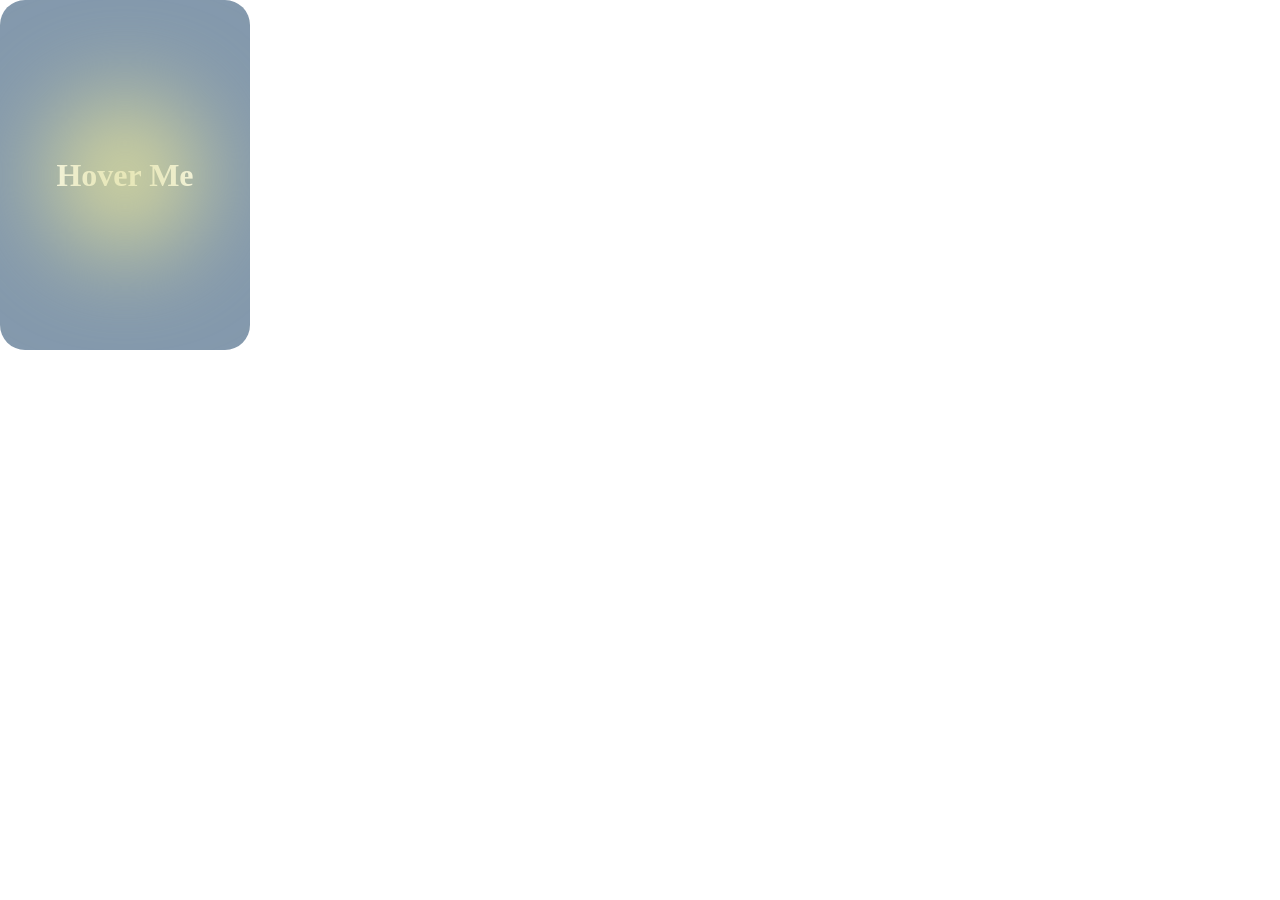
<file: animation/index.html>
<!DOCTYPE html>
<html lang="en">
<head>
    <meta charset="UTF-8">
    <title>Animation</title>
    <link rel="stylesheet" href="style/style.css" type="text/css">
</head>
<body>
<!--<div class = "card">-->

<!--</div>-->
<!--<div class = "light">-->

<!--</div>-->
<div class = "card">
    <div class = "light"></div>
    <h1>Hover Me</h1>
</div>
</body>
</html>
</file>
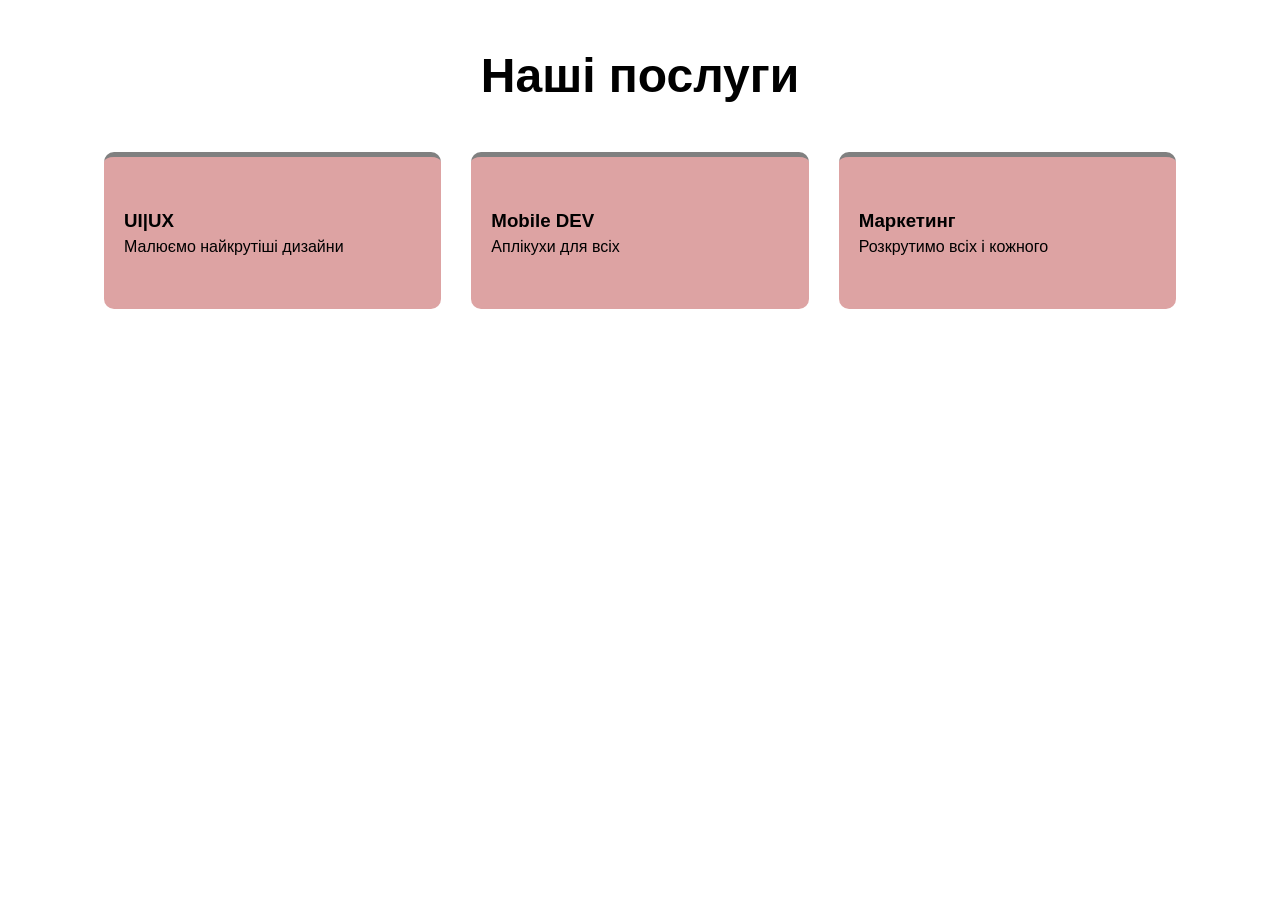
<file: CW_less10/index.html>
<!DOCTYPE html>
<html lang="en">
<head>
    <meta name = "viewport" content = "width = device-width, initial-scale = 1"> <!--прописуємо завжди-->
    <link rel = "stylesheet" href = "style/style.css" type = "text/css"/>
    <meta charset="UTF-8">
    <title>Title</title>
</head>
<body>
    <!--1. rem = 16px по замовченню, відношення від батьківського елемента,
    одиниця для тексту
    2. %
    3. VW vh - view width, view height
    1vw = 1% екрана -->
    <section class = "cervises">
        <div class = "container">
            <h1>Наші послуги</h1>
            <div class = "grid">
                <div class = "card">
                    <h3>UI|UX</h3>
                    <p>Малюємо найкрутіші дизайни</p>
                </div>
                <div class = "card">
                    <h3>Mobile DEV</h3>
                    <p>Аплікухи для всіх</p>
                </div>
                <div class = "card">
                    <h3>Маркетинг</h3>
                    <p>Розкрутимо всіх і кожного</p>
                </div>
            </div>
        </div>
    </section>
</body>
</html>
</file>
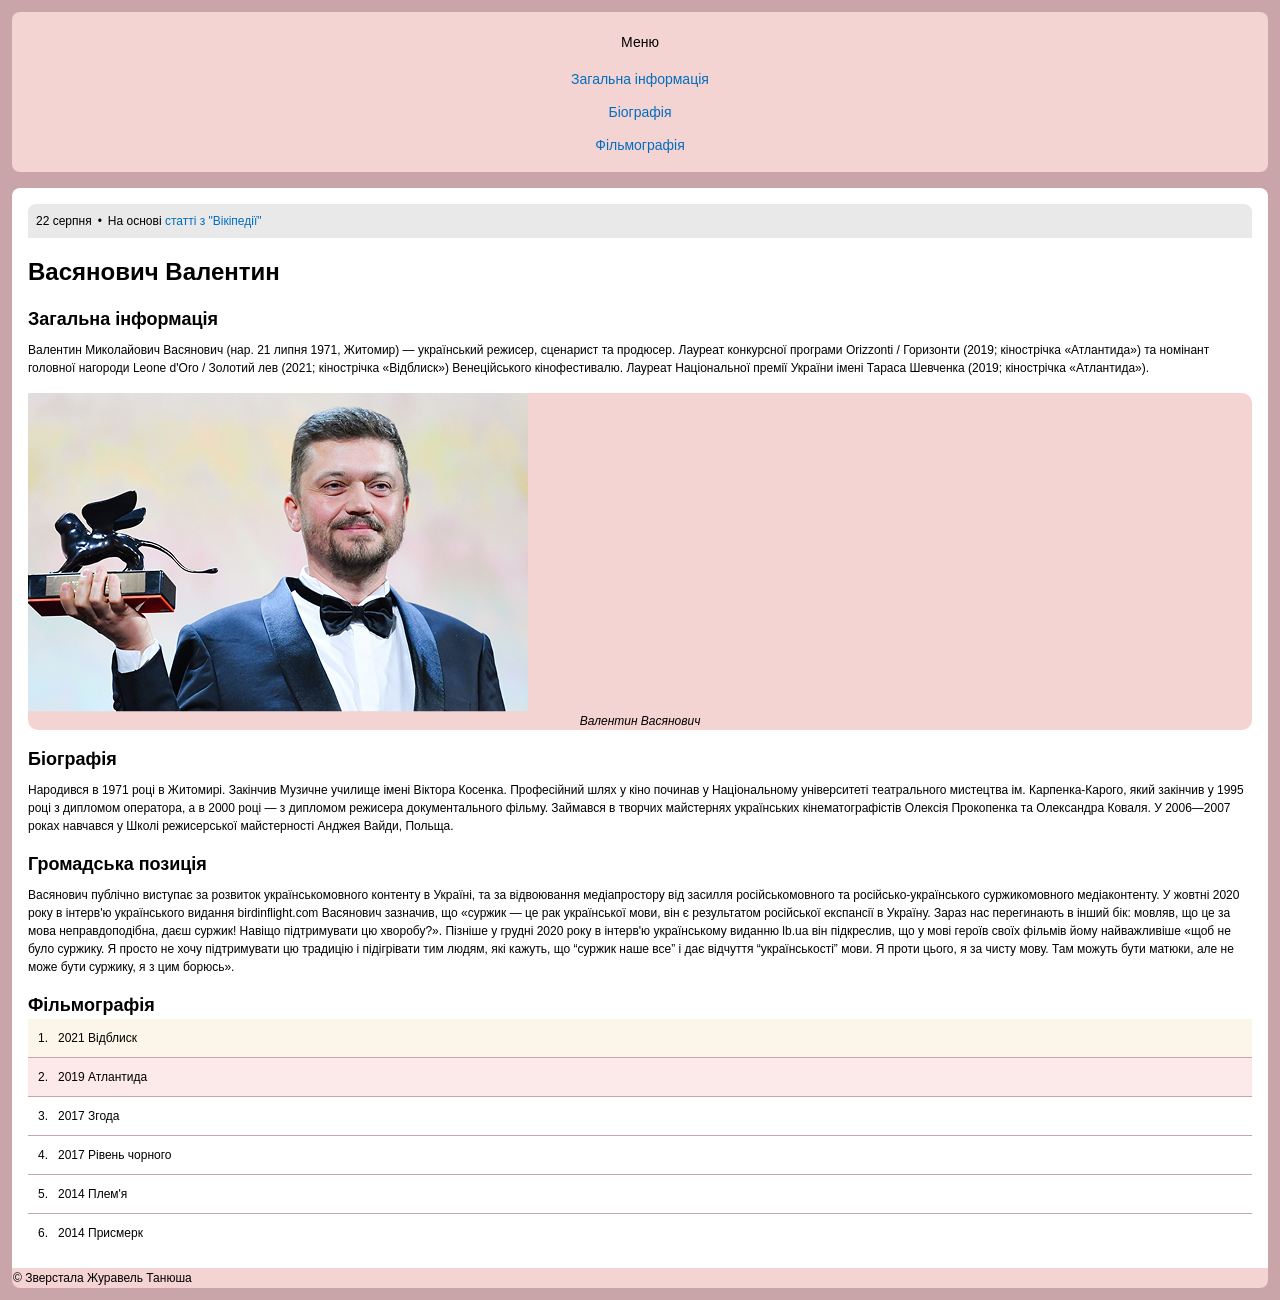
<file: CW_less11/index.html>
<!DOCTYPE html>
<html lang="en">
<head>
    <link type = "text/css" href = "style/style.css" rel = "stylesheet">
    <meta charset="UTF-8">
    <title>Title</title>
    <meta name = "viewport" content = "width = device-width, initial-scale = 1">
</head>
<body>
<div class = "wrapper">
    <header>
        <nav>
            <span class = "menu">Меню</span>
            <ul class = "nav">
                <li><a href = "#">Загальна інформація</a></li>
                <li><a href = "#">Біографія</a></li>
                <li><a href = "#">Фільмографія</a></li>
            </ul>
        </nav>
    </header>
    <main>
        <article class = "data">
            <span>22 серпня</span>&bull;<span>На основі <a href = "#">статті з "Вікіпедії"</a></span>
        </article>
        <article class = "main">
            <h1>Васянович Валентин</h1>
            <section class = "info">
                <h2>Загальна інформація</h2>
                <p>Валентин Миколайович Васянович (нар. 21 липня 1971, Житомир) —
                    український режисер, сценарист та продюсер. Лауреат конкурсної
                    програми Orizzonti / Горизонти (2019; кінострічка «Атлантида»)
                    та номінант головної нагороди Leone d'Oro / Золотий лев (2021;
                    кінострічка «Відблиск») Венеційського кінофестивалю. Лауреат
                    Національної премії України імені Тараса Шевченка (2019;
                    кінострічка «Атлантида»).</p>
            </section>
            <figure>
                <img src = "image/vacya.png" alt = "Валентин Васянович">
                <figcation>Валентин Васянович</figcation>
            </figure>
            <section class = "info">
                <h2>Біографія</h2>
                <p>Народився в 1971 році в Житомирі. Закінчив Музичне училище
                    імені Віктора Косенка. Професійний шлях у кіно починав у
                    Національному університеті театрального мистецтва ім.
                    Карпенка-Карого, який закінчив у 1995 році з дипломом оператора,
                    а в 2000 році — з дипломом режисера документального фільму.
                    Займався в творчих майстернях українських кінематографістів
                    Олексія Прокопенка та Олександра Коваля. У 2006—2007 роках
                    навчався у Школі режисерської майстерності Анджея Вайди, Польща.</p>
            </section>
            <section class = "info">
                <h2>Громадська позиція</h2>
                <p>Васянович публічно виступає за розвиток українськомовного
                    контенту в Україні, та за відвоювання медіапростору від
                    засилля російськомовного та російсько-українського суржикомовного
                    медіаконтенту. У жовтні 2020 року в інтерв'ю українського видання
                    birdinflight.com Васянович зазначив, що «суржик — це рак
                    української мови, він є результатом російської експансії в Україну.
                    Зараз нас перегинають в інший бік: мовляв, що це за мова
                    неправдоподібна, даєш суржик! Навіщо підтримувати цю хворобу?».
                    Пізніше у грудні 2020 року в інтерв'ю українському виданню lb.ua
                    він підкреслив, що у мові героїв своїх фільмів йому найважливіше
                    «щоб не було суржику. Я просто не хочу підтримувати цю традицію і
                    підігрівати тим людям, які кажуть, що “суржик наше все” і дає
                    відчуття “українськості” мови. Я проти цього, я за чисту мову.
                    Там можуть бути матюки, але не може бути суржику, я з цим борюсь».</p>
            </section>
            <section class = "movie">
                <h2>Фільмографія</h2>
                <ol>
                    <li>2021 Відблиск</li>
                    <li>2019 Атлантида</li>
                    <li>2017 Згода</li>
                    <li>2017 Рівень чорного</li>
                    <li>2014 Плем'я</li>
                    <li>2014 Присмерк</li>
                </ol>
            </section>
        </article>
    </main>
    <footer>
        <span>&copy; Зверстала Журавель Танюша</span>
    </footer>
</div>
</body>
</html>
</file>
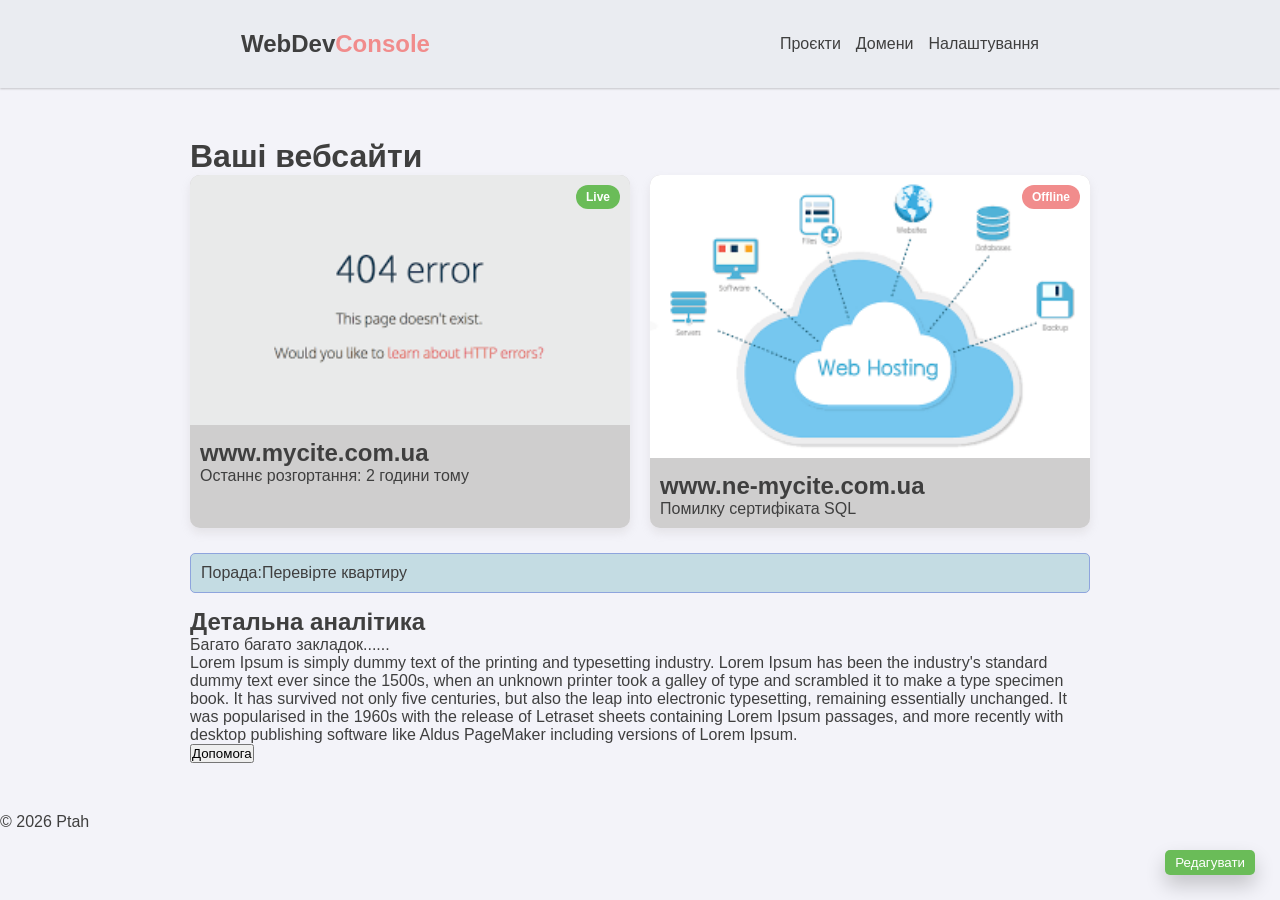
<file: CW_less12/index.html>
<!DOCTYPE html>
<html lang="en">
<head>
    <meta charset="UTF-8">
    <link rel = "stylesheet" type = "text/css" href = "style/style.css">
    <meta name="viewport" content="width=device-width, initial-scale=1.0">
    <title>WEB Service Admin Panel</title>
</head>
<body>
<header>
    <div class = "logo">WebDev<span>Console</span></div>
    <nav>
        <ul>
            <li><a href = "#">Проєкти</a></li>
            <li><a href = "#">Домени</a></li>
            <li><a href = "#">Налаштування</a></li>
        </ul>
    </nav>
</header>
<div class = "wrapper">
    <main>
        <h1>Ваші вебсайти</h1>
        <article class = "card-grid">
            <section class = "web-card">
                <div class = "preview-box">
                    <img src = "[data-uri]">
                    <span class = "status online">Live</span>
                </div>
                <div class = "card-info">
                    <h2>www.mycite.com.ua</h2>
                    <p>Останнє розгортання: 2 години тому</p>
                    <button class = "btn-edit">Редагувати</button>
                </div>
            </section>
            <section class = "web-card">
                <div class = "preview-box">
                    <img src = "[data-uri]">
                    <span class = "status offline">Offline</span>
                </div>
                <div class = "card-info">
                    <h2>www.ne-mycite.com.ua</h2>
                    <p>Помилку сертифіката SQL</p>
                </div>
            </section>
        </article>
        <article class = "info-alert">
            <p><span class = "strong">Порада:</span>Перевірте квартиру</p>
        </article>
        <article class = "details">
            <h2>Детальна аналітика</h2>
            <p>Багато багато закладок......</p>
            <div class = "scroll">
                <p>Lorem Ipsum is simply dummy text of the printing and typesetting industry.
                    Lorem Ipsum has been the industry's standard dummy text ever since the
                    1500s, when an unknown printer took a galley of type and scrambled it to
                    make a type specimen book. It has survived not only five centuries, but
                    also the leap into electronic typesetting, remaining essentially
                    unchanged. It was popularised in the 1960s with the release of
                    Letraset sheets containing Lorem Ipsum passages, and more recently with
                    desktop publishing software like Aldus PageMaker including versions of
                    Lorem Ipsum.</p>
            </div>
        </article>
    </main>
    <button class = "btn-fixed">Допомога</button>
</div>
<footer>
    <p>&copy; 2026 Ptah</p>
</footer>
</body>
</html>
</file>
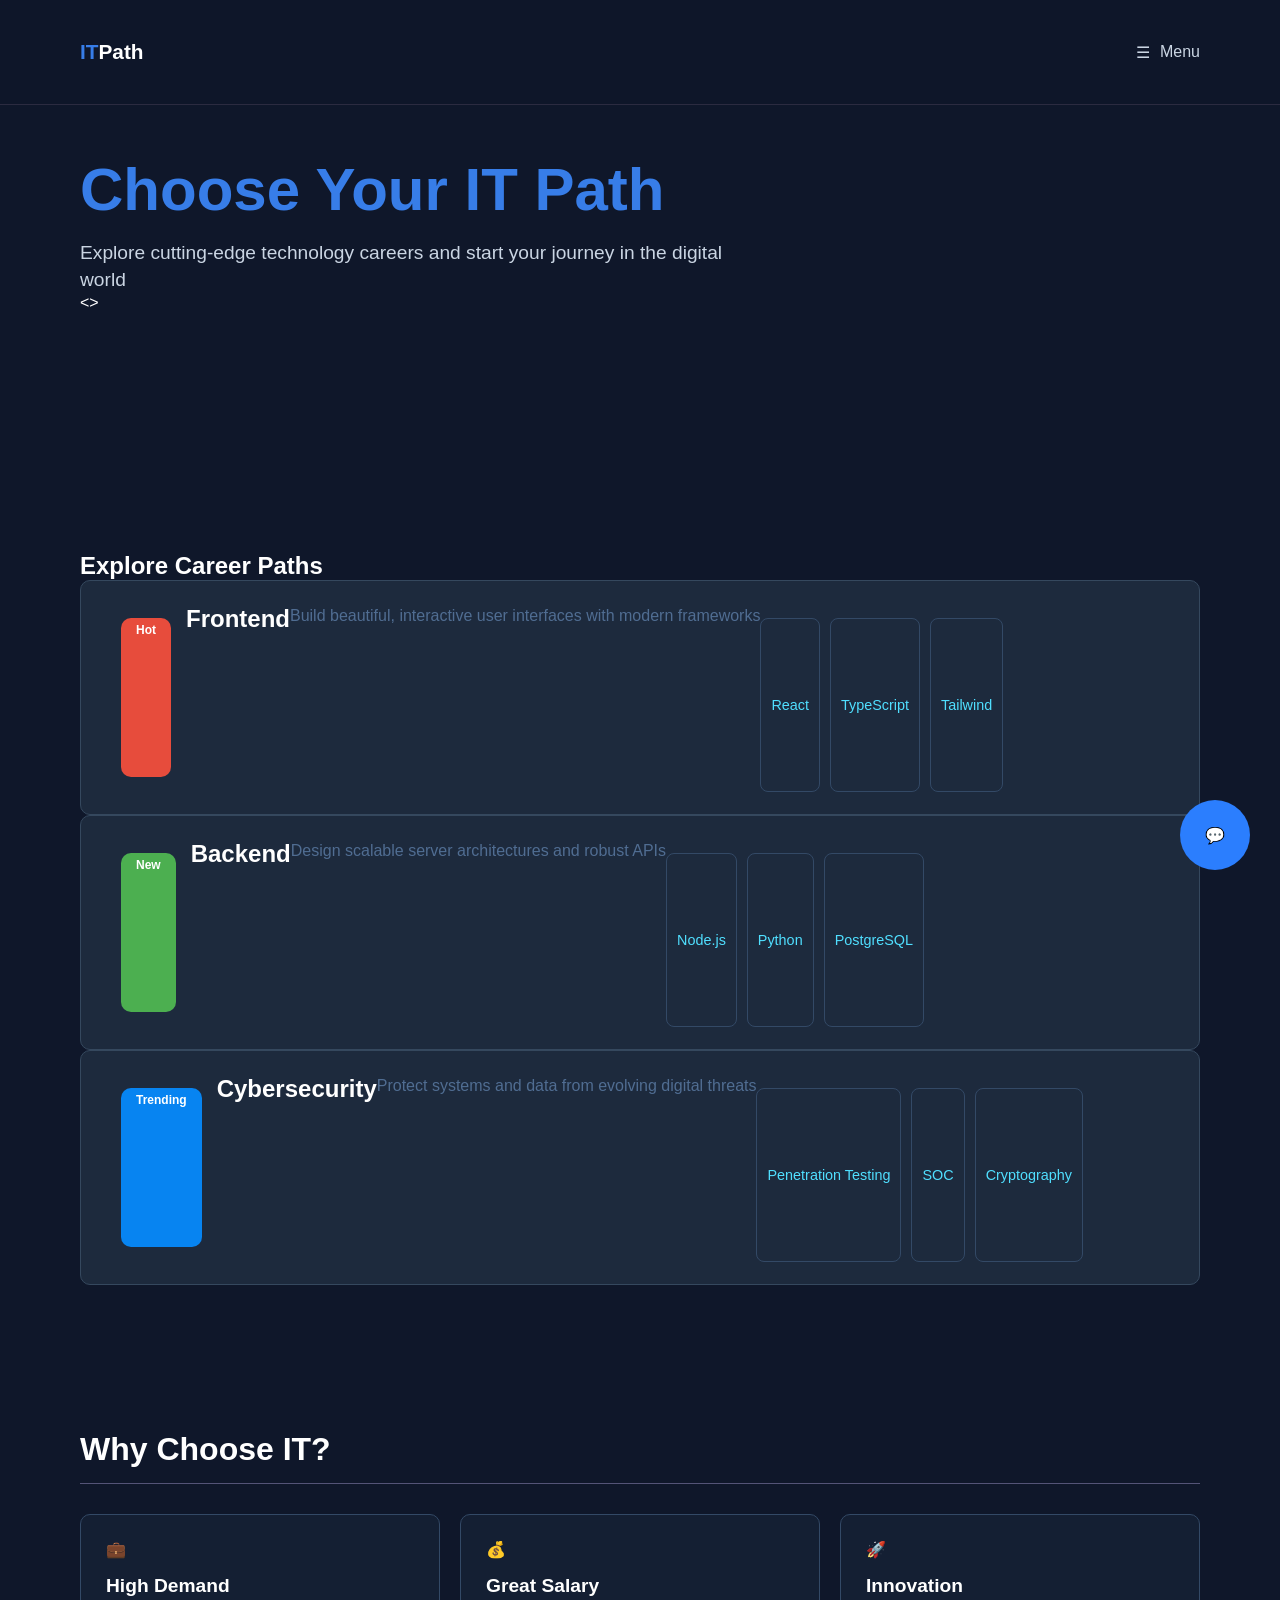
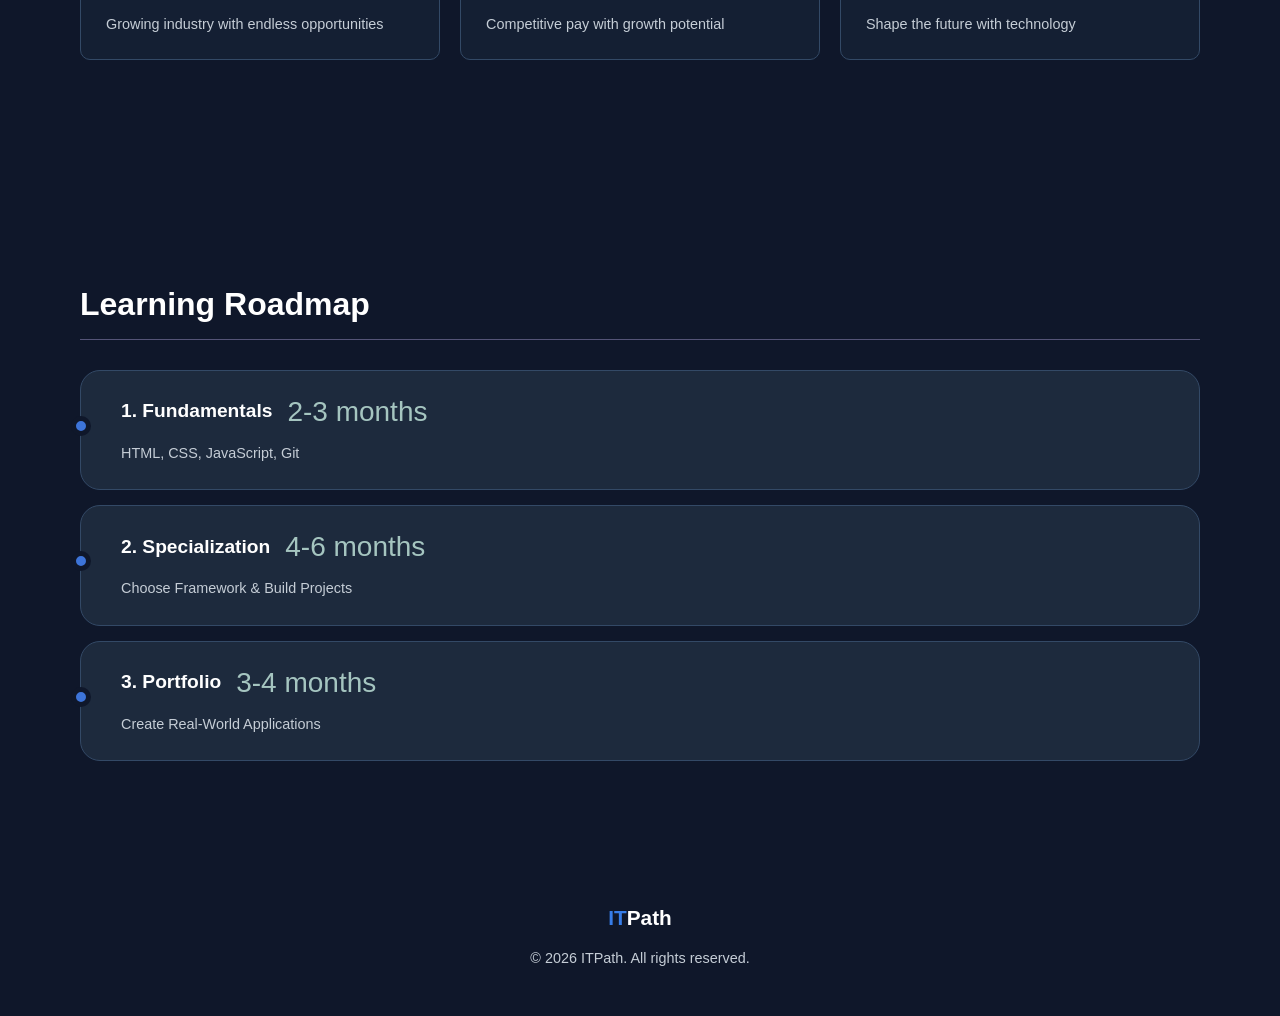
<file: CW_less14/index.html>
<!DOCTYPE html>
<html lang="en">
<head>
    <meta charset="UTF-8">
    <title>ITPath</title>
    <link href="style/style.css" rel="stylesheet" type="text/css">
    <meta name="viewport" content="width=device-width, initial-scale=1.0">
</head>
<body>
<header>
    <div class = "wrapper header-content">
        <div class = "logo"><span>IT</span>Path</div>
        <nav class = "menu">
            <span class = menu-item>☰</span>
            <span>Menu</span>
        </nav>
    </div>
</header>
<main>
    <section class = "hero-section">
        <div class = "wrapper hero-content">
            <article class = "hero-text">
                <h1>Choose Your IT Path</h1>
                <p>Explore cutting-edge technology careers and start your journey
                    in the digital world</p>
            </article>
            <div class = "code-item">
                &lt;&gt;
            </div>
        </div>
    </section>
    <section class = "career-section">
        <div class = "wrapper">
            <h2>Explore Career Paths</h2>
            <div class = "card-list">
                <article class = "career-card">
                    <span class = "badge badge-red">Hot</span>
                    <h3>Frontend</h3>
                    <p>Build beautiful, interactive user interfaces with modern frameworks</p>
                    <div class = "tags">
                        <span>React</span>
                        <span>TypeScript</span>
                        <span>Tailwind</span>
                    </div>
                </article>

                <article class = "career-card">
                    <span class = "badge badge-green">New</span>
                    <h3>Backend</h3>
                    <p>Design scalable server architectures and robust APIs</p>
                    <div class = "tags">
                        <span>Node.js</span>
                        <span>Python</span>
                        <span>PostgreSQL</span>
                    </div>
                </article>

                <article class = "career-card">
                    <span class = "badge badge-blue">Trending</span>
                    <h3>Cybersecurity</h3>
                    <p>Protect systems and data from evolving digital threats</p>
                    <div class = "tags">
                        <span>Penetration Testing</span>
                        <span>SOC</span>
                        <span>Cryptography</span>
                    </div>
                </article>
            </div>
        </div>
        <article class = "benefits-section">
            <div class = "wrapper">
                <h2 class = "section-title">Why Choose IT?</h2>
                <div class = "benefits-cards">
                    <article class="benefit-card">
                        <div class = "benefit-item">💼</div>
                        <h3>High Demand</h3>
                        <p>Growing industry with endless opportunities</p>
                    </article>

                    <article class="benefit-card">
                        <div class = "benefit-item">💰</div>
                        <h3>Great Salary</h3>
                        <p>Competitive pay with growth potential</p>
                    </article>

                    <article class="benefit-card">
                        <div class = "benefit-item">🚀</div>
                        <h3>Innovation</h3>
                        <p>Shape the future with technology</p>
                    </article>
                </div>
            </div>
        </article>
    </section>
    <section class = "roadmap-section">
        <div class = "wrapper">
            <h2 class = "section-title">Learning Roadmap</h2>
            <div class = "roadmap-list">
                <article class = "roadmap-card">
                    <span class = "roadmap-circle"></span>
                    <div class = "roadmap-content">
                        <div class = "roadmap-head">
                            <h3>1. Fundamentals</h3>
                            <span>2-3 months</span>
                        </div>
                        <p>HTML, CSS, JavaScript, Git</p>
                    </div>
                </article>
                <article class = "roadmap-card">
                    <span class = "roadmap-circle"></span>
                    <div class = "roadmap-content">
                        <div class = "roadmap-head">
                            <h3>2. Specialization</h3>
                            <span>4-6 months</span>
                        </div>
                        <p>Choose Framework & Build Projects</p>
                    </div>
                </article>

                <article class = "roadmap-card">
                    <span class = "roadmap-circle"></span>
                    <div class = "roadmap-content">
                        <div class = "roadmap-head">
                            <h3>3. Portfolio</h3>
                            <span>3-4 months</span>
                        </div>
                        <p>Create Real-World Applications</p>
                    </div>
                </article>
            </div>
        </div>
    </section>
</main>
<footer>
    <div class = "logo"><span>IT</span>Path</div>
    <p>&copy; 2026 ITPath. All rights reserved.</p>
</footer>
<a href = "#" class = "chat-btn">💬</a>
</body>
</html>
</file>
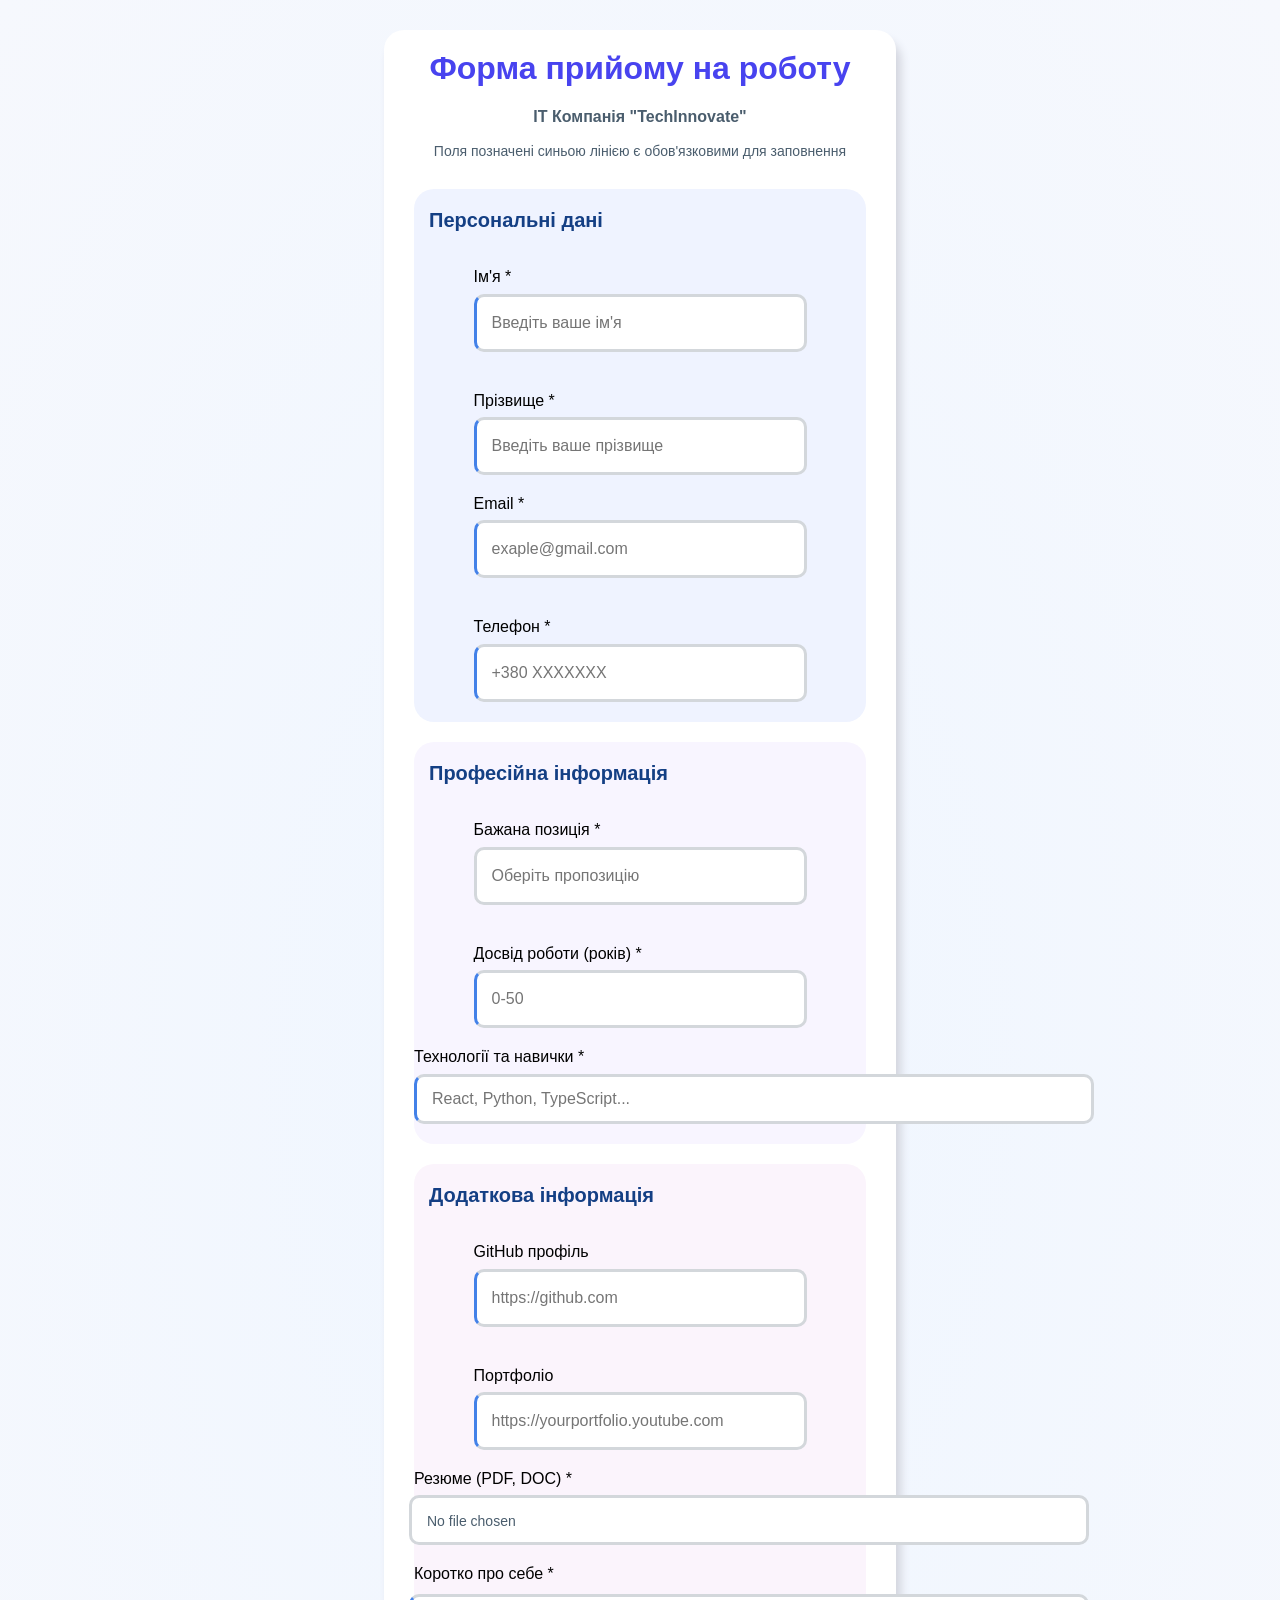
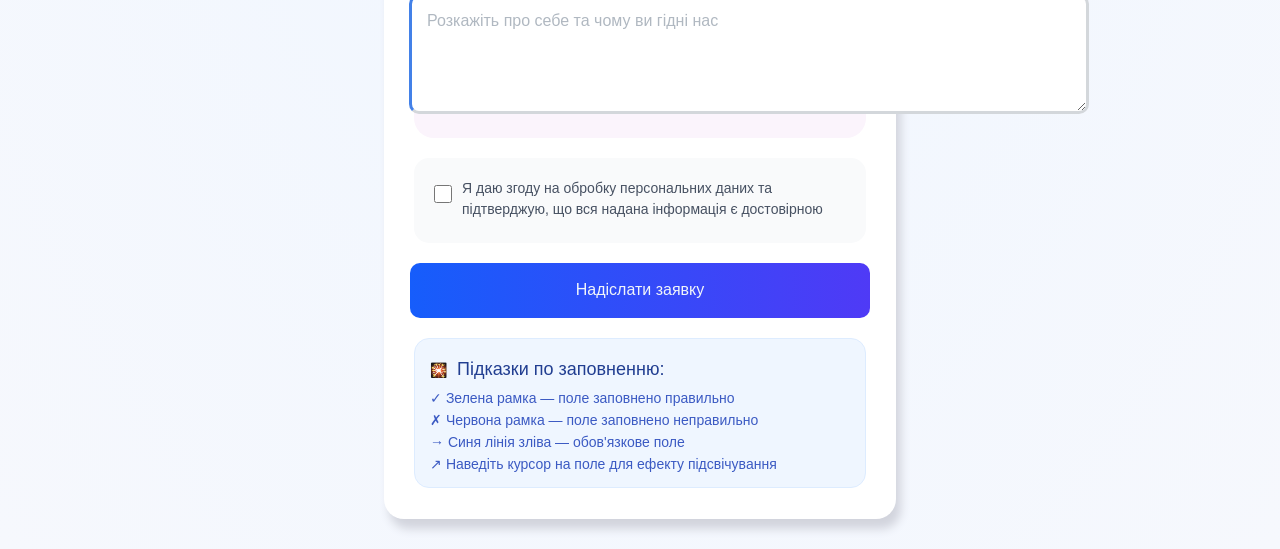
<file: CW_less15/index.html>
<!DOCTYPE html>
<html lang="en">
<head>
    <meta charset="UTF-8">
    <title>Title</title>
    <link type = "text/css" href = "style/style.css" rel = "stylesheet">
    <link rel = "stylesheet" href = "style/normalizer.css">
    <meta name = "viewport" content = "width = device-width, initial-scale = 1">
</head>
<body>
<div class = "wrapper">
    <header>
        <h1>Форма прийому на роботу</h1>
        <h3>ІТ Компанія "TechInnovate"</h3>
        <p>Поля позначені синьою лінією є обов'язковими для заповнення</p>
    </header>
    <main>
        <form class = "person-infa">
            <h2>Персональні дані</h2>
            <div class = "form-group">
                <label>
                    Ім'я *<br>
                    <input type="text" name = "name" placeholder="Введіть ваше ім'я" required>
                </label>
                <label>
                    Прізвище *<br>
                    <input type = "text" name = "name" placeholder = "Введіть ваше прізвище" required>
                </label>
            </div>
            <div class = "form-group">
                <label>
                    Email *<br>
                    <input type = "email" name = "name" placeholder = "exaple@gmail.com" required>
                </label>
                <label>
                    Телефон *<br>
                    <input type = "tel" name = "name" placeholder = "+380 XXXXXXX" required>
                </label>
            </div>
        </form>
        <form class = "profesion-infa">
            <h2>Професійна інформація</h2>
            <div class = "form-group">
                <label>
                    Бажана позиція *<br>
                    <input class = "desire" type="text" name = "name" placeholder="Оберіть пропозицію" required>
                </label>
                <label>
                    Досвід роботи (років) *<br>
                    <input type = "number" name = "name" min = "0" max = "50" placeholder = "0-50" required>
                </label>
            </div>
            <label class = "label">
                Технології та навички *<br>
                <input class = "technologie-skills" type = "email" name = "name" placeholder = "React, Python, TypeScript..." required>
            </label>
        </form>
        <form class = "extra-infa">
            <h2>Додаткова інформація</h2>
            <div class = "form-group">
                <label>
                    GitHub профіль<br>
                    <input type="text" name = "name" placeholder="https://github.com" >
                </label>
                <label>
                    Портфоліо<br>
                    <input type = "text" name = "name" placeholder = "https://yourportfolio.youtube.com">
                </label>
            </div>
            <label class = "label">
                Резюме (PDF, DOC) *<br>
                <input class = "technologie-skills resume" type = "file" name = "name" placeholder = "Вибрати файл" required>
            </label>
            <label class = "label">
                Коротко про себе *<br>
                <textarea class = "about" name = "name" placeholder = "Розкажіть про себе та чому ви гідні нас" required></textarea>
            </label>
        </form>
        <label class="checkbox-label">
            <input type="checkbox" name="name" required>
            Я даю згоду на обробку персональних даних та підтверджую, що вся надана інформація є достовірною
        </label>
        <button type = "submit">Надіслати заявку</button>
    </main>
    <footer>🎇<span>Підказки по заповненню:</span>
        <ul>
            <li>✓ Зелена рамка — поле заповнено правильно</li>
            <li>✗ Червона рамка — поле заповнено неправильно</li>
            <li>→ Синя лінія зліва — обов'язкове поле</li>
            <li>↗ Наведіть курсор на поле для ефекту підсвічування</li>
        </ul>
    </footer>
</div>
</body>
</html>
</file>
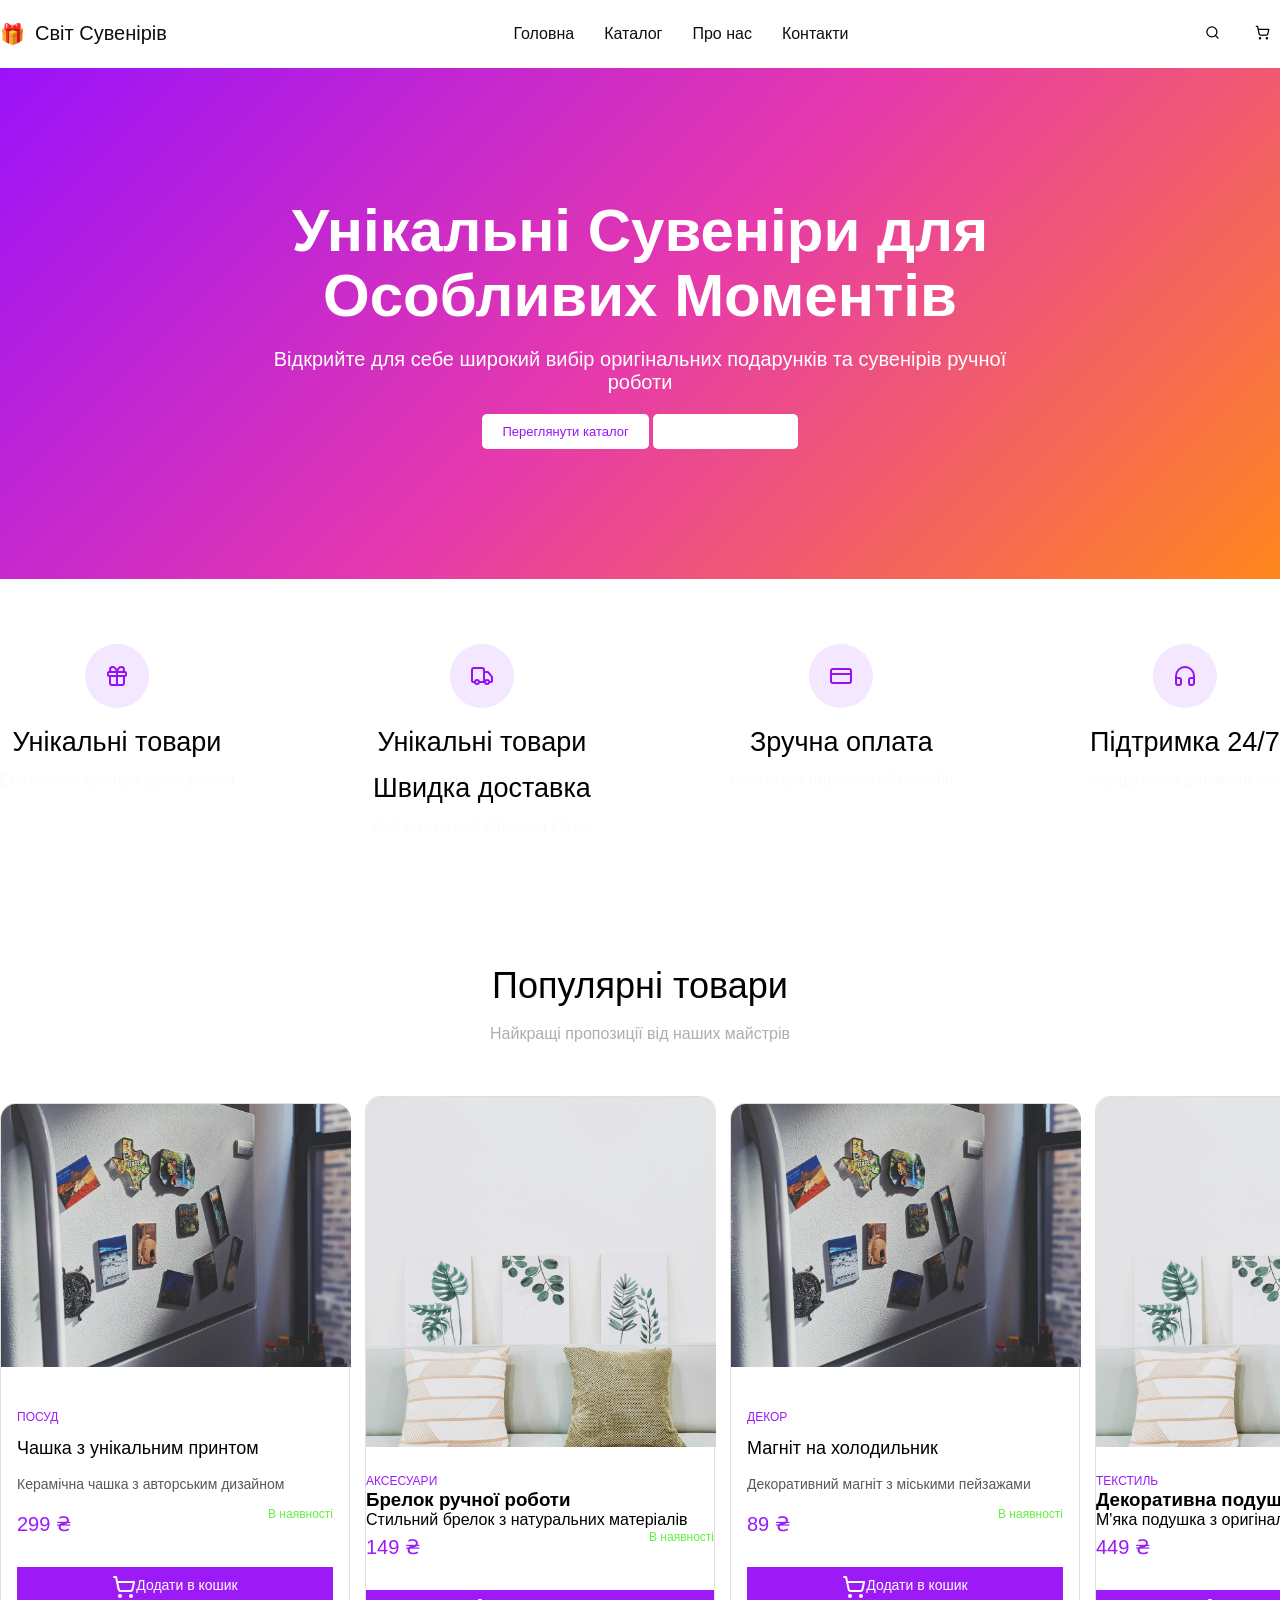
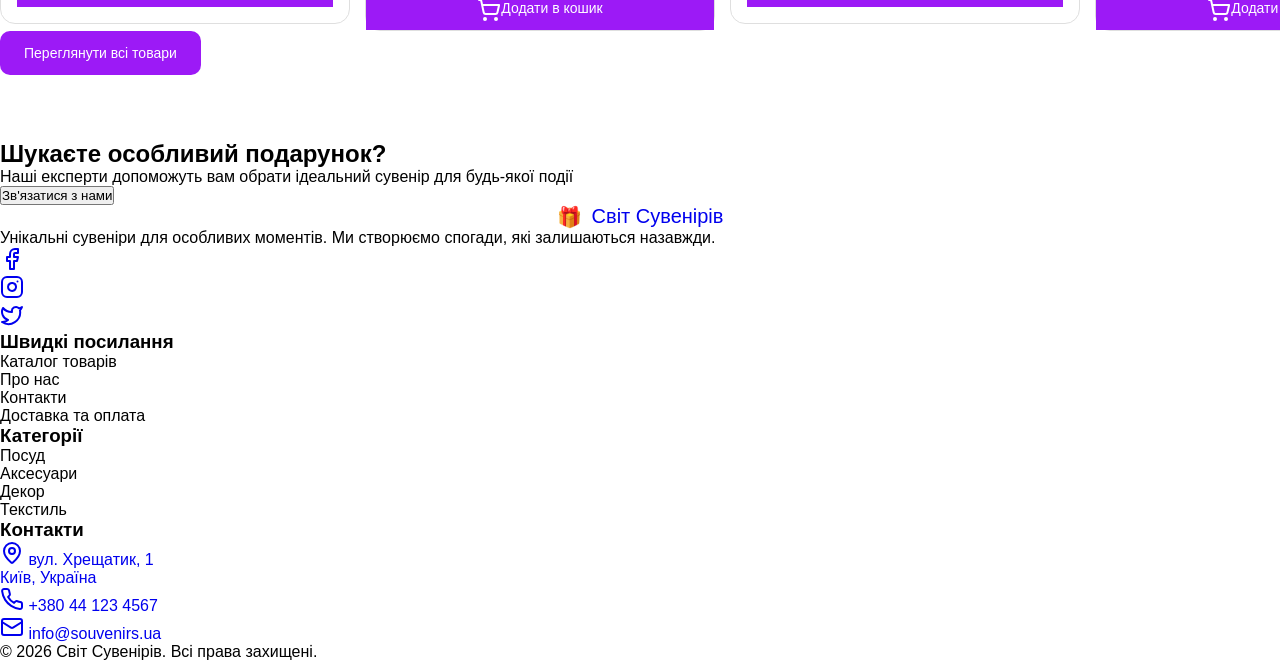
<file: CW_less8/index.html>
<!DOCTYPE html>
<html lang="en" xmlns="http://www.w3.org/1999/html">
<head>
    <link href="style/style.css" rel="stylesheet" type="text/css">
    <meta charset="UTF-8">
    <title>Title</title>
</head>
<body>
<header class="header">
    <div class="header-top wrapper">
        <div class="logo">
            <a href="#">
                <span class="logo-icon">🎁</span>
                <span class="logo-title">Світ Сувенірів</span>
            </a>
        </div>
        <nav>
            <ul>
                <li><a href="#">Головна</a></li>
                <li><a href="#">Каталог</a></li>
                <li><a href="#">Про нас</a></li>
                <li><a href="#">Контакти</a></li>
            </ul>
        </nav>
        <div class = "header-top-btn">
            <button><svg xmlns="http://www.w3.org/2000/svg" width="15" height="15" viewBox="0 0 24 24" fill="none" stroke="currentColor" stroke-width="2" stroke-linecap="round" stroke-linejoin="round" class="lucide lucide-search h-5 w-5"><circle cx="11" cy="11" r="8"></circle><path d="m21 21-4.3-4.3"></path></svg></button>
            <button><svg xmlns="http://www.w3.org/2000/svg" width="15" height="15" viewBox="0 0 24 24" fill="none" stroke="currentColor" stroke-width="2" stroke-linecap="round" stroke-linejoin="round" class="lucide lucide-shopping-cart h-5 w-5"><circle cx="8" cy="21" r="1"></circle><circle cx="19" cy="21" r="1"></circle><path d="M2.05 2.05h2l2.66 12.42a2 2 0 0 0 2 1.58h9.78a2 2 0 0 0 1.95-1.57l1.65-7.43H5.12"></path></svg></button>
        </div>
    </div>
    <div class="header-bottom">
        <h1>Унікальні Сувеніри для Особливих Моментів</h1>
        <p>Відкрийте для себе широкий вибір оригінальних подарунків та сувенірів ручної роботи</p>
        <div class="header-bottom-btn">
            <button>Переглянути каталог</button>
            <button id="btn-hover">Дізнатися більше</button>
        </div>
    </div>
</header>
<main>
    <section class="advantages wrapper">
        <article>
            <span><svg xmlns="http://www.w3.org/2000/svg" width="24" height="24" viewBox="0 0 24 24" fill="none" stroke="currentColor" stroke-width="2" stroke-linecap="round" stroke-linejoin="round" class="lucide lucide-gift h-8 w-8 text-purple-600"><rect x="3" y="8" width="18" height="4" rx="1"></rect><path d="M12 8v13"></path><path d="M19 12v7a2 2 0 0 1-2 2H7a2 2 0 0 1-2-2v-7"></path><path d="M7.5 8a2.5 2.5 0 0 1 0-5A4.8 8 0 0 1 12 8a4.8 8 0 0 1 4.5-5 2.5 2.5 0 0 1 0 5"></path></svg></span>
            <h3>Унікальні товари</h3>
            <p>Ексклюзивні сувеніри ручної роботи</p>
        </article>
        <article>
            <span><svg xmlns="http://www.w3.org/2000/svg" width="24" height="24" viewBox="0 0 24 24" fill="none" stroke="currentColor" stroke-width="2" stroke-linecap="round" stroke-linejoin="round" class="lucide lucide-truck h-8 w-8 text-purple-600"><path d="M14 18V6a2 2 0 0 0-2-2H4a2 2 0 0 0-2 2v11a1 1 0 0 0 1 1h2"></path><path d="M15 18H9"></path><path d="M19 18h2a1 1 0 0 0 1-1v-3.65a1 1 0 0 0-.22-.624l-3.48-4.35A1 1 0 0 0 17.52 8H14"></path><circle cx="17" cy="18" r="2"></circle><circle cx="7" cy="18" r="2"></circle></svg></span>
            <h3>Унікальні товари</h3>
            <h3>Швидка доставка</h3>
            <p>Доставка по всій Україні за 1-3 дні</p>
        </article>
        <article>
            <span><svg xmlns="http://www.w3.org/2000/svg" width="24" height="24" viewBox="0 0 24 24" fill="none" stroke="currentColor" stroke-width="2" stroke-linecap="round" stroke-linejoin="round" class="lucide lucide-credit-card h-8 w-8 text-purple-600"><rect width="20" height="14" x="2" y="5" rx="2"></rect><line x1="2" x2="22" y1="10" y2="10"></line></svg></span>
            <h3>Зручна оплата</h3>
            <p>Оплата при отриманні або онлайн</p>
        </article>
        <article>
            <span><svg xmlns="http://www.w3.org/2000/svg" width="24" height="24" viewBox="0 0 24 24" fill="none" stroke="currentColor" stroke-width="2" stroke-linecap="round" stroke-linejoin="round" class="lucide lucide-headphones h-8 w-8 text-purple-600"><path d="M3 14h3a2 2 0 0 1 2 2v3a2 2 0 0 1-2 2H5a2 2 0 0 1-2-2v-7a9 9 0 0 1 18 0v7a2 2 0 0 1-2 2h-1a2 2 0 0 1-2-2v-3a2 2 0 0 1 2-2h3"></path></svg></span>
            <h3>Підтримка 24/7</h3>
            <p>Завжди готові допомогти вам</p>
        </article>
    </section>
    <section class="catalog wrapper">
        <h2>Популярні товари</h2>
        <p>Найкращі пропозиції від наших майстрів</p>
        <div class = "catalog-cards">
            <article class="card">
                <img src="images/photo-1582484898866-ac15ca496f0d.jfif">
                <div class = "card-text">
                <span class="label">Посуд</span>
                <h3>Чашка з унікальним принтом</h3>
                <p>Керамічна чашка з авторським дизайном</p>
                <div class="price">
                    <span class ="cost">299 ₴</span>
                    <span class ="instock">В наявності</span>
                </div>
                <button class="card-btn">
                    <svg xmlns="http://www.w3.org/2000/svg" width="24" height="24" viewBox="0 0 24 24" fill="none" stroke="currentColor" stroke-width="2" stroke-linecap="round" stroke-linejoin="round" class="lucide lucide-shopping-cart mr-2 h-4 w-4"><circle cx="8" cy="21" r="1"></circle><circle cx="19" cy="21" r="1"></circle><path d="M2.05 2.05h2l2.66 12.42a2 2 0 0 0 2 1.58h9.78a2 2 0 0 0 1.95-1.57l1.65-7.43H5.12"></path></svg>                    <span>Додати в кошик</span>
                </button>
            </article>
            <div>
                <article class="card">
                    <img src="images/photo-1646679639653-3f26c67dfbae.jfif">
                    <span class="label">Аксесуари</span>
                    <h3>Брелок ручної роботи</h3>
                    <p>Стильний брелок з натуральних матеріалів</p>
                    <div class="price">
                        <span class ="cost">149 ₴</span>
                        <span class ="instock">В наявності</span>
                    </div>
                    <button class="card-btn">
                        <svg xmlns="http://www.w3.org/2000/svg" width="24" height="24" viewBox="0 0 24 24" fill="none" stroke="currentColor" stroke-width="2" stroke-linecap="round" stroke-linejoin="round" class="lucide lucide-shopping-cart mr-2 h-4 w-4"><circle cx="8" cy="21" r="1"></circle><circle cx="19" cy="21" r="1"></circle><path d="M2.05 2.05h2l2.66 12.42a2 2 0 0 0 2 1.58h9.78a2 2 0 0 0 1.95-1.57l1.65-7.43H5.12"></path></svg>                    <span>Додати в кошик</span>
                    </button>

                </article>
            </div>
            <article class="card">
                <div>
                <img src="images/photo-1582484898866-ac15ca496f0d.jfif">
                <div class = "card-text">
                    <span class="label">Декор</span>
                    <h3>Магніт на холодильник</h3>
                    <p>Декоративний магніт з міськими пейзажами</p>
                    <div class="price">
                        <span class ="cost">89 ₴</span>
                        <span class ="instock">В наявності</span>
                    </div>
                    <button class="card-btn">
                        <svg xmlns="http://www.w3.org/2000/svg" width="24" height="24" viewBox="0 0 24 24" fill="none" stroke="currentColor" stroke-width="2" stroke-linecap="round" stroke-linejoin="round" class="lucide lucide-shopping-cart mr-2 h-4 w-4"><circle cx="8" cy="21" r="1"></circle><circle cx="19" cy="21" r="1"></circle><path d="M2.05 2.05h2l2.66 12.42a2 2 0 0 0 2 1.58h9.78a2 2 0 0 0 1.95-1.57l1.65-7.43H5.12"></path></svg>                    <span>Додати в кошик</span>
                    </button>
                </div>
            </article>
            <article class="card">
                <div>
                    <img src="images/photo-1646679639653-3f26c67dfbae.jfif">
                    <span class="label">Текстиль</span>
                    <h3>Декоративна подушка</h3>
                    <p>М'яка подушка з оригінальною вишивкою</p>
                    <div class="price">
                        <span class ="cost">449 ₴</span>
                        <span class ="instock">В наявності</span>
                    </div>
                    <button class="card-btn">
                        <svg xmlns="http://www.w3.org/2000/svg" width="24" height="24" viewBox="0 0 24 24" fill="none" stroke="currentColor" stroke-width="2" stroke-linecap="round" stroke-linejoin="round" class="lucide lucide-shopping-cart mr-2 h-4 w-4"><circle cx="8" cy="21" r="1"></circle><circle cx="19" cy="21" r="1"></circle><path d="M2.05 2.05h2l2.66 12.42a2 2 0 0 0 2 1.58h9.78a2 2 0 0 0 1.95-1.57l1.65-7.43H5.12"></path></svg>                    <span>Додати в кошик</span>
                    </button>
                </div>
            </article>
        </div>
        <button>Переглянути всі товари</button>
    </section>
    <section class="send">
        <h2>Шукаєте особливий подарунок?</h2>
        <p>Наші експерти допоможуть вам обрати ідеальний сувенір для будь-якої події</p>
        <button>Зв'язатися з нами</button>
    </section>
</main>
<footer>
    <div class="footer-top wrapper">
        <article class="column">
            <div class="logo">
                <a href="#">
                    <span class="logo-icon">🎁</span>
                    <span class="logo-title">Світ Сувенірів</span>
                </a>
            </div>
            <p>Унікальні сувеніри для особливих моментів. Ми створюємо спогади, які залишаються назавжди.</p>
            <div class="social">
                <ul>
                    <li><a href="#"><svg xmlns="http://www.w3.org/2000/svg" width="24" height="24" viewBox="0 0 24 24" fill="none" stroke="currentColor" stroke-width="2" stroke-linecap="round" stroke-linejoin="round" class="lucide lucide-facebook h-5 w-5"><path d="M18 2h-3a5 5 0 0 0-5 5v3H7v4h3v8h4v-8h3l1-4h-4V7a1 1 0 0 1 1-1h3z"></path></svg></a></li>
                    <li><a href="#"><svg xmlns="http://www.w3.org/2000/svg" width="24" height="24" viewBox="0 0 24 24" fill="none" stroke="currentColor" stroke-width="2" stroke-linecap="round" stroke-linejoin="round" class="lucide lucide-instagram h-5 w-5"><rect width="20" height="20" x="2" y="2" rx="5" ry="5"></rect><path d="M16 11.37A4 4 0 1 1 12.63 8 4 4 0 0 1 16 11.37z"></path><line x1="17.5" x2="17.51" y1="6.5" y2="6.5"></line></svg></a></li>
                    <li><a href="#"><svg xmlns="http://www.w3.org/2000/svg" width="24" height="24" viewBox="0 0 24 24" fill="none" stroke="currentColor" stroke-width="2" stroke-linecap="round" stroke-linejoin="round" class="lucide lucide-twitter h-5 w-5"><path d="M22 4s-.7 2.1-2 3.4c1.6 10-9.4 17.3-18 11.6 2.2.1 4.4-.6 6-2C3 15.5.5 9.6 3 5c2.2 2.6 5.6 4.1 9 4-.9-4.2 4-6.6 7-3.8 1.1 0 3-1.2 3-1.2z"></path></svg></a></li>
                </ul>
            </div>
        </article>
        <article class="column">
            <h3>Швидкі посилання</h3>
            <ul>
                <li><a href="#"></a>Каталог товарів</li>
                <li><a href="#"></a>Про нас</li>
                <li><a href="#"></a>Контакти</li>
                <li><a href="#"></a>Доставка та оплата</li>
            </ul>
        </article>
        <article class="column">
            <h3>Категорії</h3>
            <ul>
                <li><a href="#"></a>Посуд</li>
                <li><a href="#"></a>Аксесуари</li>
                <li><a href="#"></a>Декор</li>
                <li><a href="#"></a>Текстиль</li>
            </ul>
        </article>
        <article class="column">
            <h3>Контакти</h3>
            <ul>
                <li><a href="#">
                    <span><svg xmlns="http://www.w3.org/2000/svg" width="24" height="24" viewBox="0 0 24 24" fill="none" stroke="currentColor" stroke-width="2" stroke-linecap="round" stroke-linejoin="round" class="lucide lucide-map-pin h-5 w-5 flex-shrink-0 mt-0.5"><path d="M20 10c0 4.993-5.539 10.193-7.399 11.799a1 1 0 0 1-1.202 0C9.539 20.193 4 14.993 4 10a8 8 0 0 1 16 0"></path><circle cx="12" cy="10" r="3"></circle></svg></span>
                    <span>вул. Хрещатик, 1<br>Київ, Україна</span>
                </a></li>
                <li><a href="tel: +380 44 123 4567">
                    <span><svg xmlns="http://www.w3.org/2000/svg" width="24" height="24" viewBox="0 0 24 24" fill="none" stroke="currentColor" stroke-width="2" stroke-linecap="round" stroke-linejoin="round" class="lucide lucide-phone h-5 w-5 flex-shrink-0"><path d="M22 16.92v3a2 2 0 0 1-2.18 2 19.79 19.79 0 0 1-8.63-3.07 19.5 19.5 0 0 1-6-6 19.79 19.79 0 0 1-3.07-8.67A2 2 0 0 1 4.11 2h3a2 2 0 0 1 2 1.72 12.84 12.84 0 0 0 .7 2.81 2 2 0 0 1-.45 2.11L8.09 9.91a16 16 0 0 0 6 6l1.27-1.27a2 2 0 0 1 2.11-.45 12.84 12.84 0 0 0 2.81.7A2 2 0 0 1 22 16.92z"></path></svg></span>
                    <span>+380 44 123 4567</span>
                </a></li>
                <li><a href="mailto:info@souvenirs.ua">
                    <span><svg xmlns="http://www.w3.org/2000/svg" width="24" height="24" viewBox="0 0 24 24" fill="none" stroke="currentColor" stroke-width="2" stroke-linecap="round" stroke-linejoin="round" class="lucide lucide-mail h-5 w-5 flex-shrink-0"><rect width="20" height="16" x="2" y="4" rx="2"></rect><path d="m22 7-8.97 5.7a1.94 1.94 0 0 1-2.06 0L2 7"></path></svg></span>
                    <span>info@souvenirs.ua</span>
                </a></li>
            </ul>
        </article>
    </div>
    <div class="footer-bottom">
        <p>&copy; 2026 Світ Сувенірів. Всі права захищені.</p>
    </div>
</footer>
</body>
</html>
</file>
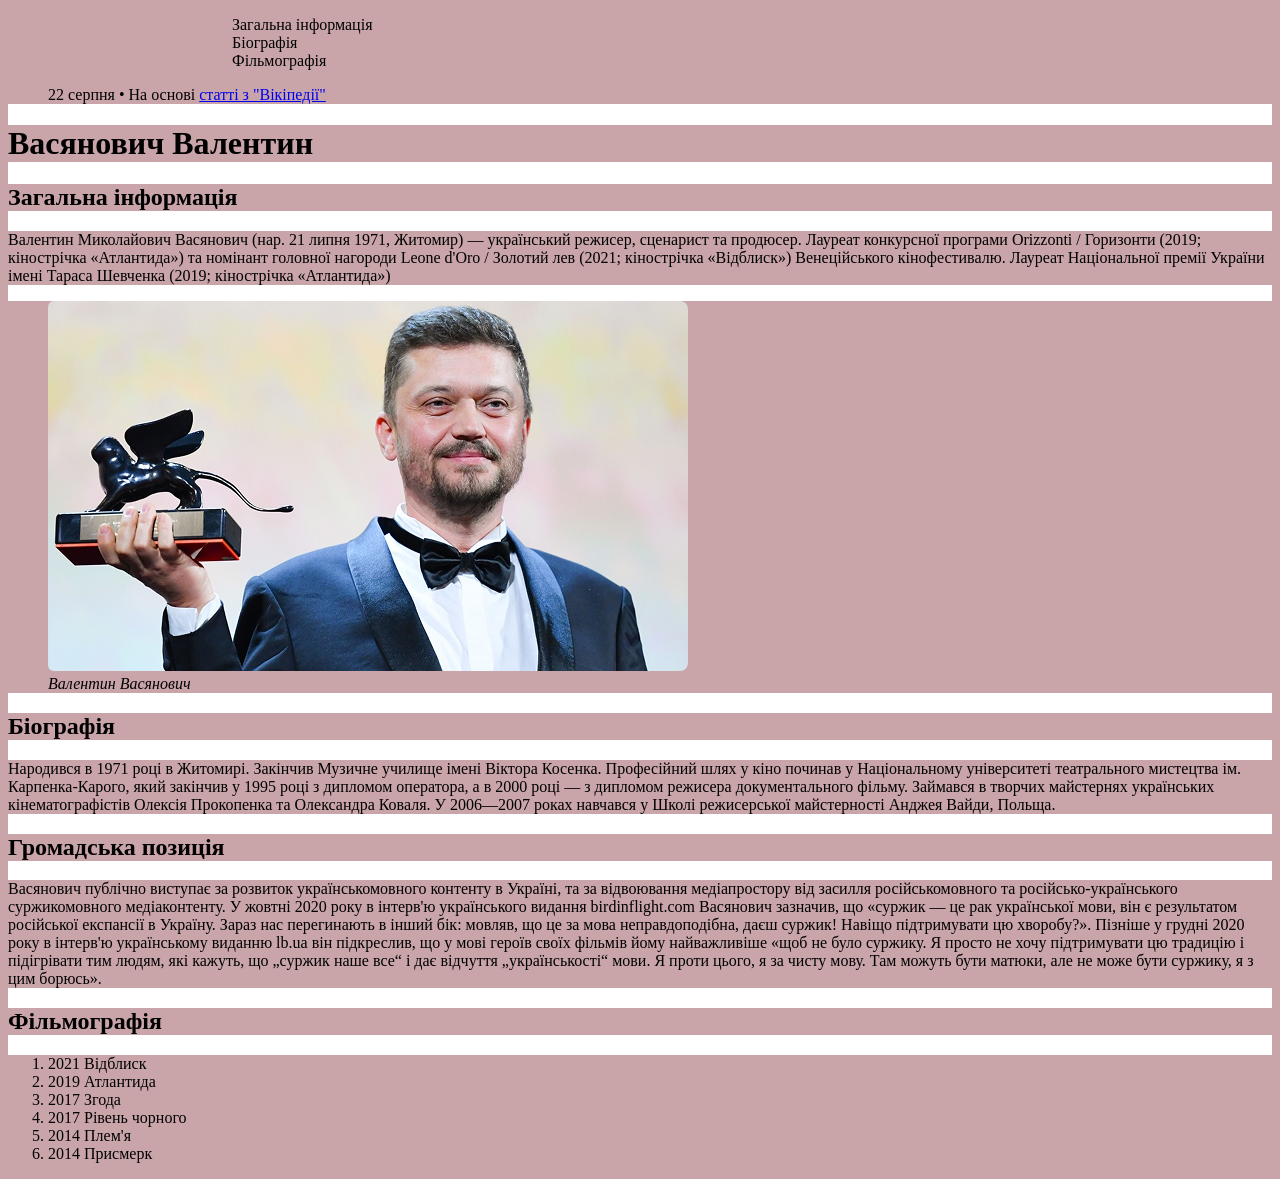
<file: Pr_less1703/index.html>
<!DOCTYPE html>
<html lang="en">
<head>
    <meta charset="UTF-8">
    <title>Blalaal</title>
    <link type = "text/css" rel="stylesheet" href="style/style.css">
</head>
<body>
    <nav>
        <ul>
            <span>
                <li>Загальна інформація</li>
                <li>Біографія</li>
                <li>Фільмографія</li>
            </span>
        </ul>
    </nav>
    <main>
        <section>
            <ul>
                <span>22 серпня •</span>
                <span> На основі</span>
                <span><a href = "https://uk.wikipedia.org/wiki/
                %D0%92%D0%B0%D1%81%D1%8F%D0%BD%D0%BE%D0%B2%D0%B8
                %D1%87_%D0%92%D0%B0%D0%BB%D0%B5%D0%BD%D1%82%D0%B8
                %D0%BD_%D0%9C%D0%B8%D0%BA%D0%BE%D0%BB%D0%B0%D0%B9%
                D0%BE%D0%B2%D0%B8%D1%87">статті з "Вікіпедії"</a></span>
            </ul>
        </section>
            <h1>Васянович Валентин</h1>
            <h2>Загальна інформація</h2>
            <p>Валентин Миколайович Васянович
            (нар. 21 липня 1971, Житомир) — український режисер,
            сценарист та продюсер. Лауреат конкурсної програми
            Orizzonti / Горизонти (2019; кінострічка «Атлантида»)
            та номінант головної нагороди Leone d'Oro / Золотий лев
            (2021; кінострічка «Відблиск») Венеційського кінофестивалю.
            Лауреат Національної премії України імені Тараса Шевченка
            (2019; кінострічка «Атлантида»)</p>
        <section>
            <figure>
                <img src = "image/image 1.png" width = 640px height = 370px alt = Валентин>
                <figcaption><em>Валентин Васянович</em></figcaption></figure>
        </section>
        <h2>Біографія</h2>
        <p>Народився в 1971 році в Житомирі. Закінчив Музичне училище імені
            Віктора Косенка. Професійний шлях у кіно починав у Національному університеті театрального мистецтва ім. Карпенка-Карого, який закінчив у 1995 році з дипломом оператора, а в 2000 році — з дипломом режисера документального фільму. Займався в творчих майстернях українських кінематографістів Олексія Прокопенка та Олександра Коваля.
            У 2006—2007 роках навчався у Школі режисерської майстерності
            Анджея Вайди, Польща.</p>
        <h2>Громадська позиція</h2>
        <p>Васянович публічно виступає за розвиток українськомовного
            контенту в Україні, та за відвоювання медіапростору від
            засилля російськомовного та російсько-українського
            суржикомовного медіаконтенту. У жовтні 2020 року в інтерв'ю
            українського видання birdinflight.com Васянович зазначив, що
            «суржик — це рак української мови, він є результатом російської
            експансії в Україну. Зараз нас перегинають в інший бік: мовляв,
            що це за мова неправдоподібна, даєш суржик! Навіщо підтримувати цю
            хворобу?». Пізніше у грудні 2020 року в інтерв'ю українському виданню
            lb.ua він підкреслив, що у мові героїв своїх фільмів йому
            найважливіше «щоб не було суржику. Я просто не хочу підтримувати цю
            традицію і підігрівати тим людям, які кажуть, що „суржик наше все“ і
            дає відчуття „українськості“ мови. Я проти цього, я за чисту мову.
            Там можуть бути матюки, але не може бути суржику, я з цим борюсь».</p>
        <h2>Фільмографія</h2>
        <ol>
            <li>2021 Відблиск</li>
            <li>2019 Атлантида</li>
            <li>2017 Згода</li>
            <li>2017 Рівень чорного</li>
            <li>2014 Плем'я</li>
            <li> 2014 Присмерк</li>
        </ol>
    </main>
</body>
</html>
</file>
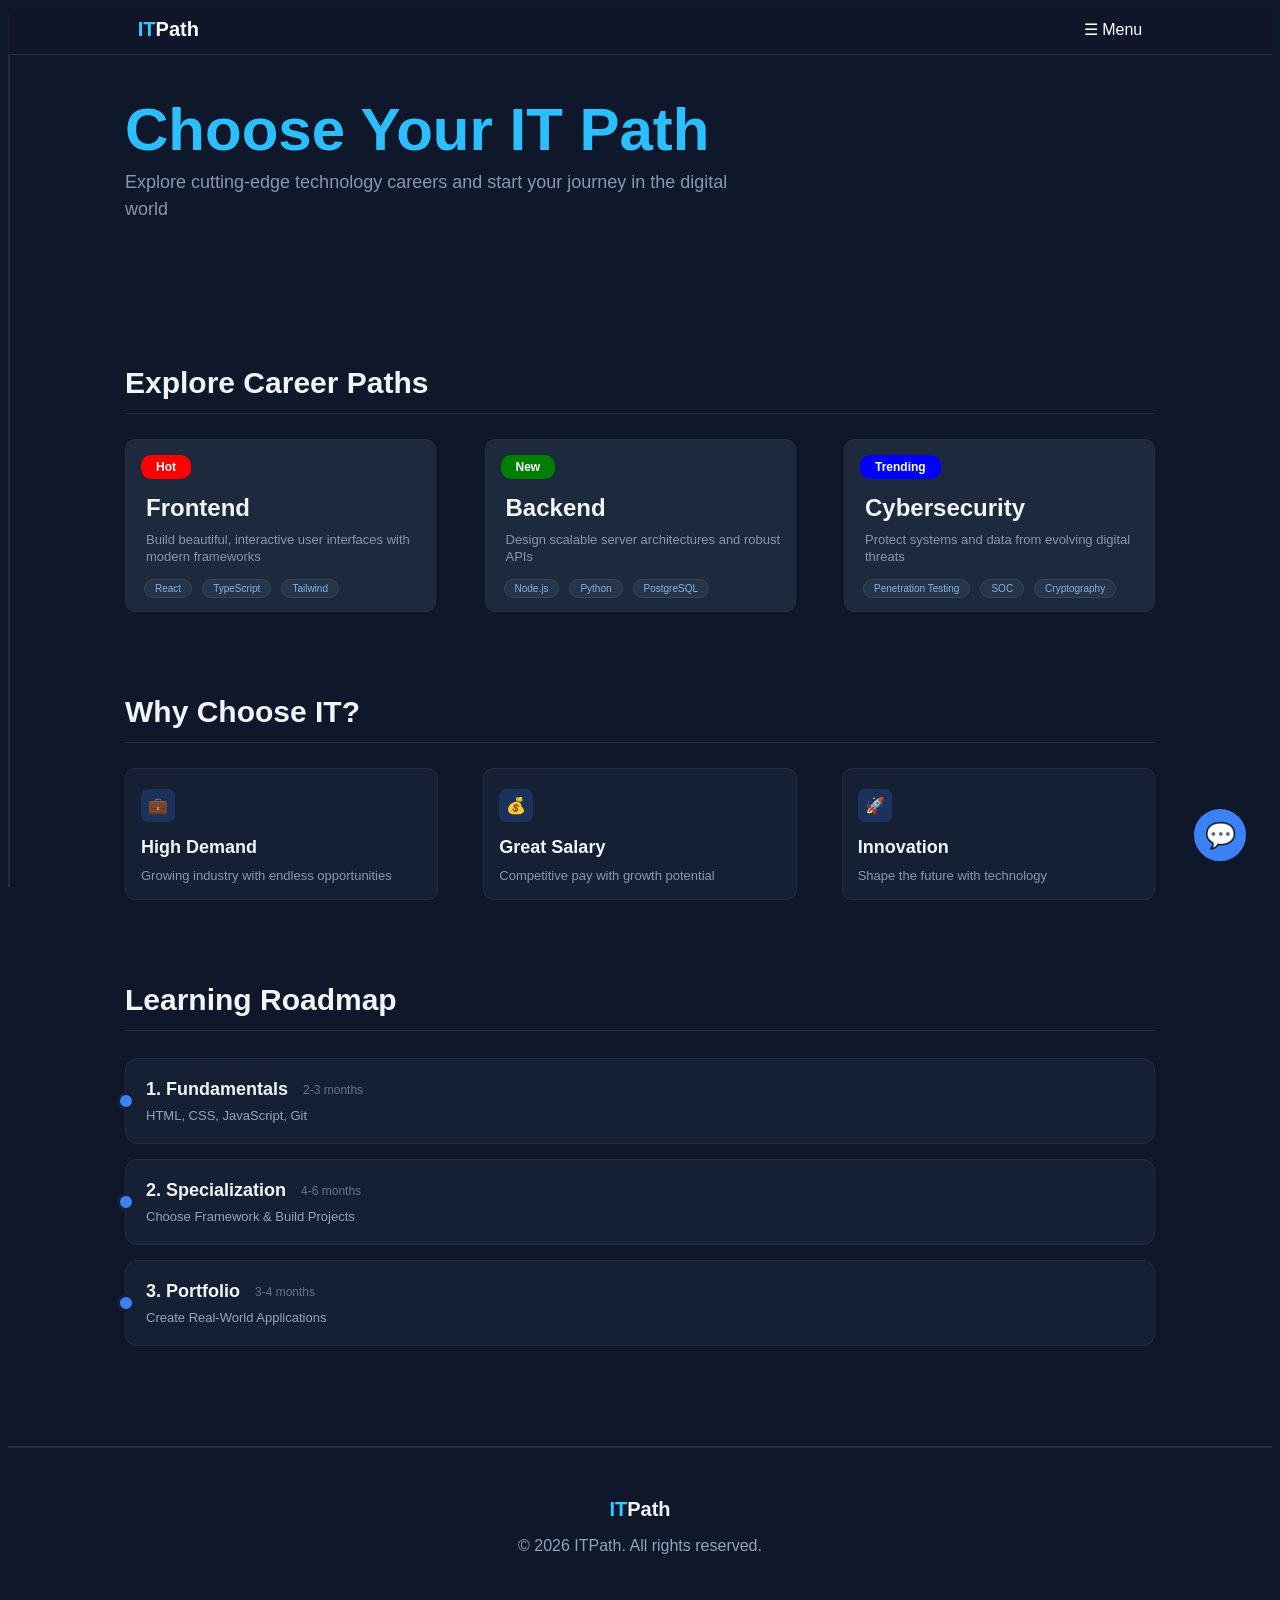
<file: Praktuchna media query/index.html>
<!DOCTYPE html>
<html lang="en">
<head>
    <meta charset="UTF-8">
    <title>Media Query</title>
    <link rel = "stylesheet" type = "text/css" href = "style/style.css">
    <meta name="viewport" content="width=device-width, initial-scale=1.0">
</head>
<body>
<nav>
  <div class = "logo"><span>IT</span>Path</div>
  <div>☰ Menu</div>
</nav>
<article>
  <h1>Choose Your IT Path</h1>
  <p>Explore cutting-edge technology careers and start
    your journey in the digital world</p>
</article>
<main>
  <div class = "section-area">
    <h2>Explore Career Paths</h2>
    <div class = "profecion-cards">
      <div class = "prof-card">
        <span class = "red-oval oval">Hot</span>
        <h3>Frontend</h3>
        <p>Build beautiful, interactive user interfaces
          with modern frameworks</p>
        <ul>
          <li>React</li>
          <li>TypeScript</li>
          <li>Tailwind</li>
        </ul>
      </div>
      <div class = "prof-card">
        <span class = "green-oval oval">New</span>
        <h3>Backend</h3>
        <p>Design scalable server architectures and robust APIs</p>
        <ul>
          <li>Node.js</li>
          <li>Python</li>
          <li>PostgreSQL</li>
        </ul>
      </div>
      <div class = "prof-card">
        <span class = "blue-oval oval">Trending</span>
        <h3>Cybersecurity</h3>
        <p>Protect systems and data from evolving digital threats</p>
        <ul>
          <li>Penetration Testing</li>
          <li>SOC</li>
          <li>Cryptography</li>
        </ul>
      </div>
    </div>
  </div>
  <div class = "section-area">
    <h2>Why Choose IT?</h2>
    <div class = "why-choose-it">
      <div class = "why-card">
        <div class = "icon">💼</div>
        <h4>High Demand</h4>
        <p>Growing industry with endless opportunities</p>
      </div>
      <div class = "why-card">
        <div class = "icon">💰</div>
        <h4>Great Salary</h4>
        <p>Competitive pay with growth potential</p>
      </div>
      <div class = "why-card">
        <div class = "icon">🚀</div>
        <h4>Innovation</h4>
        <p>Shape the future with technology</p>
      </div>
    </div>
  </div>
    <div class = "section-area"><h2>Learning Roadmap</h2></div>
    <div class="roadmap-container">
      <ul class="roadmap-list">
        <li class="roadmap-item">
          <div class="roadmap-card">
            <div class="card-header">
              <h4>1. Fundamentals</h4>
              <span class="months">2-3 months</span>
            </div>
            <p>HTML, CSS, JavaScript, Git</p>
          </div>
        </li>
        <li class="roadmap-item">
          <div class="roadmap-card">
            <div class="card-header">
              <h4>2. Specialization</h4>
              <span class="months">4-6 months</span>
            </div>
            <p>Choose Framework & Build Projects</p>
          </div>
        </li>
        <li class="roadmap-item">
          <div class="roadmap-card">
            <div class="card-header">
              <h4>3. Portfolio</h4>
              <span class="months">3-4 months</span>
            </div>
            <p>Create Real-World Applications</p>
          </div>
        </li>
      </ul>
    </div>
</main>
<hr>
<footer>
  <div class = "logo"><span>IT</span>Path</div>
  <p>© 2026 ITPath. All rights reserved.</p>
</footer>
<button class="chat-btn">
  <span>💬</span>
</button>
</body>
</html>
</file>
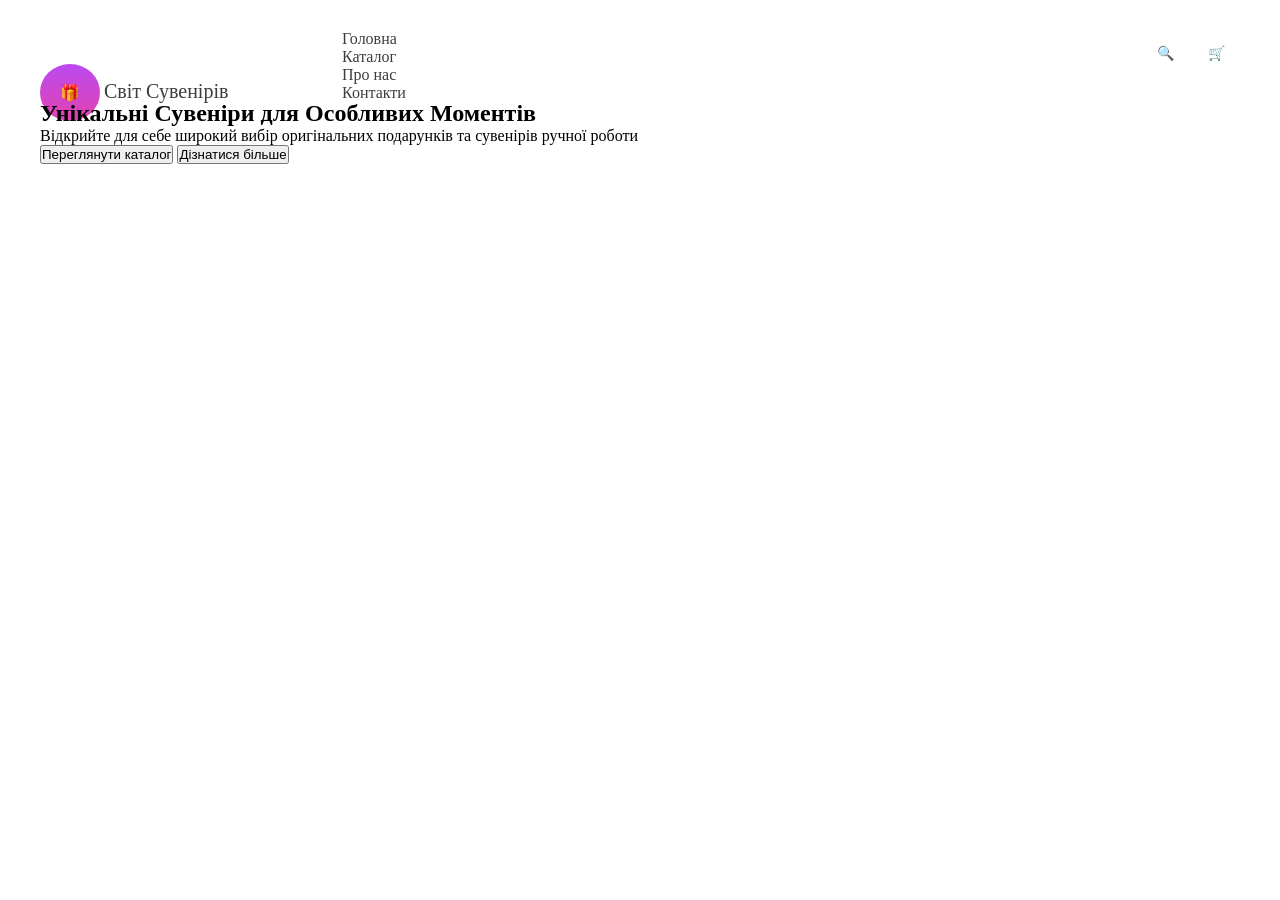
<file: web - 12-03/index.html>
<!DOCTYPE html>
<html lang="en">
<head>
    <meta charset="UTF-8">
    <title>Blalalala</title>
    <link type = "text/css" rel="stylesheet" href="style/style.css">
</head>
<body>
<header class = "wrapper">
    <div class="logo">
        <a href = "#">
            <span class = "logo-icon">🎁</span>
            <span class = "logo-text">Світ Сувенірів</span>
        </a>
    </div>
    <nav>
        <ul>
            <li><a href = "#">Головна</a></li>
            <li><a href = "#">Каталог</a></li>
            <li><a href = "#">Про нас</a></li>
            <li><a href = "#">Контакти</a></li>
        </ul>
    </nav>
    <div class = "header-button">
        <button>🔍</button>
        <button>🛒</button>
    </div>
</header>
<main class = "wrapper">
    <section class = "main-top">
        <h1>Унікальні Сувеніри для Особливих Моментів</h1>
        <p>Відкрийте для себе широкий вибір
            оригінальних подарунків та сувенірів ручної роботи</p>
    </section>
    <section class = "main-bottom">
        <button>Переглянути каталог</button>
        <button>Дізнатися більше</button>
    </section>
</main>

</body>
</html>
</file>
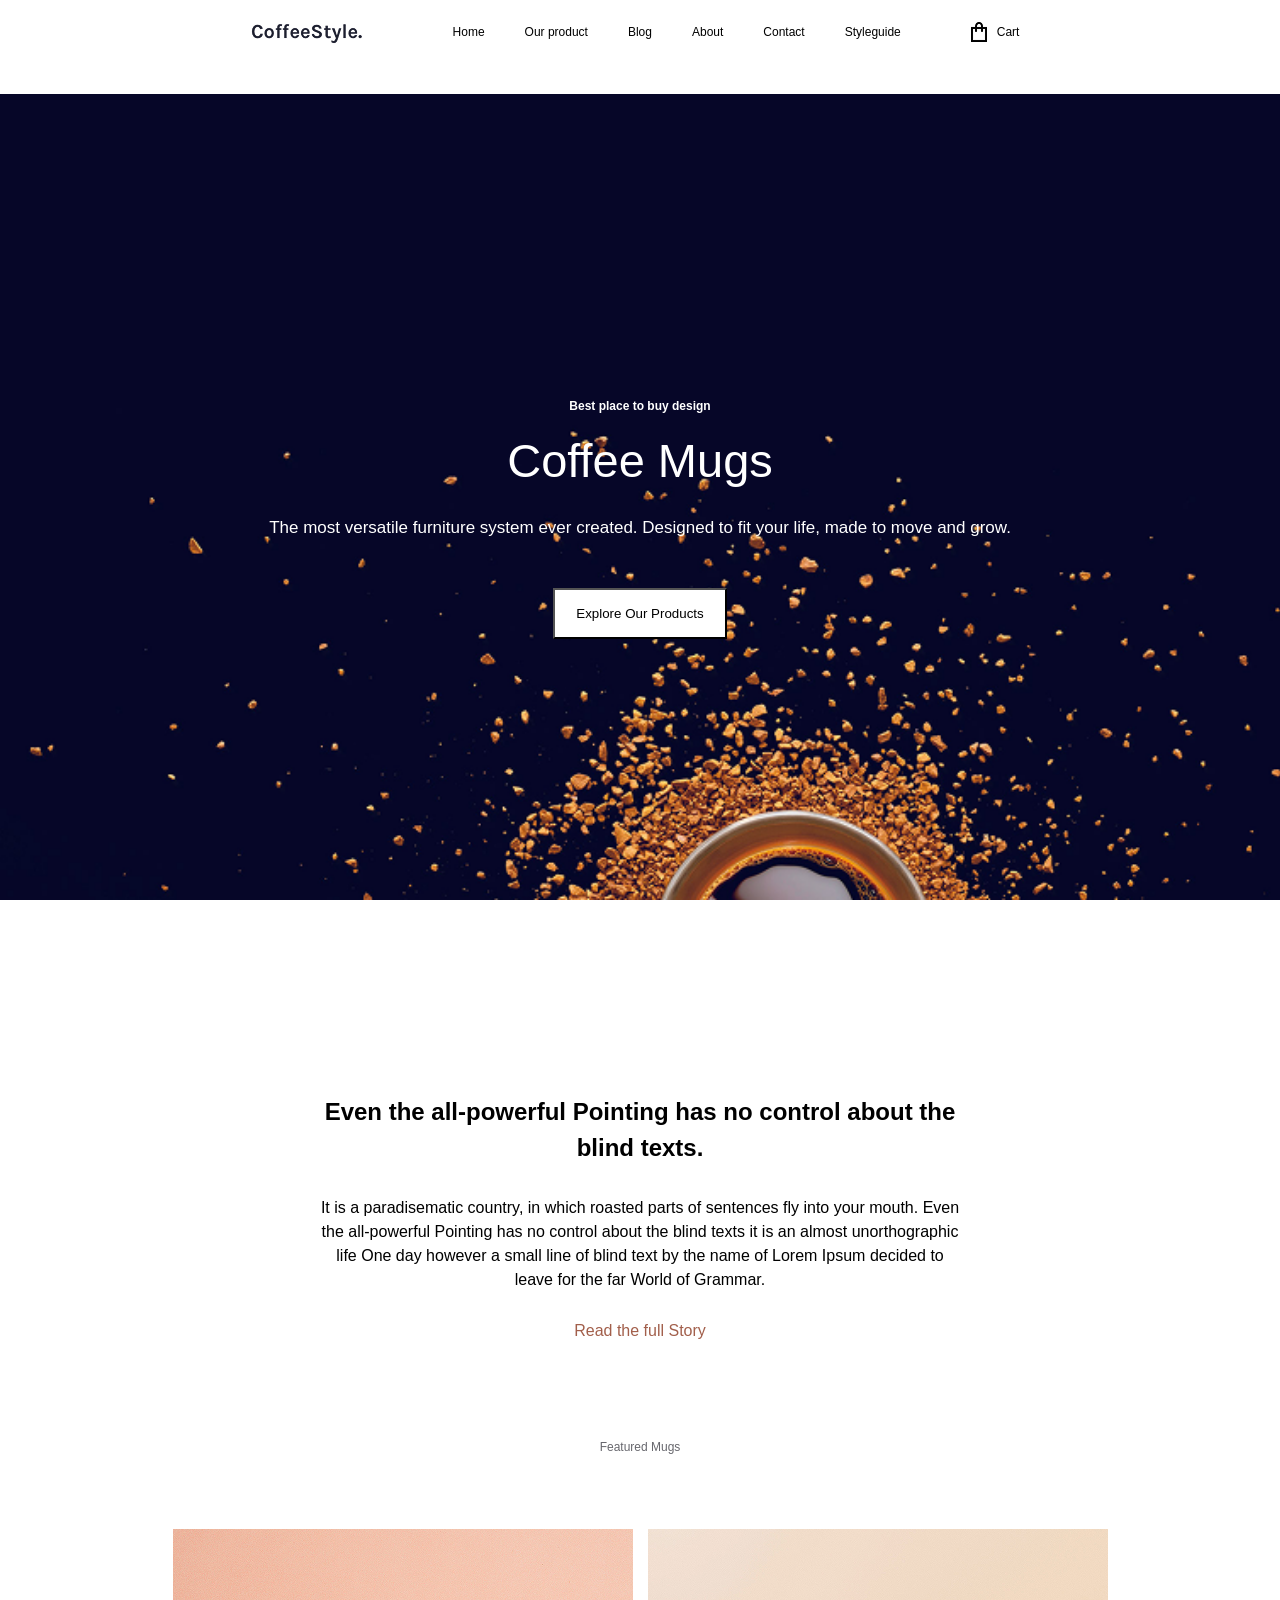
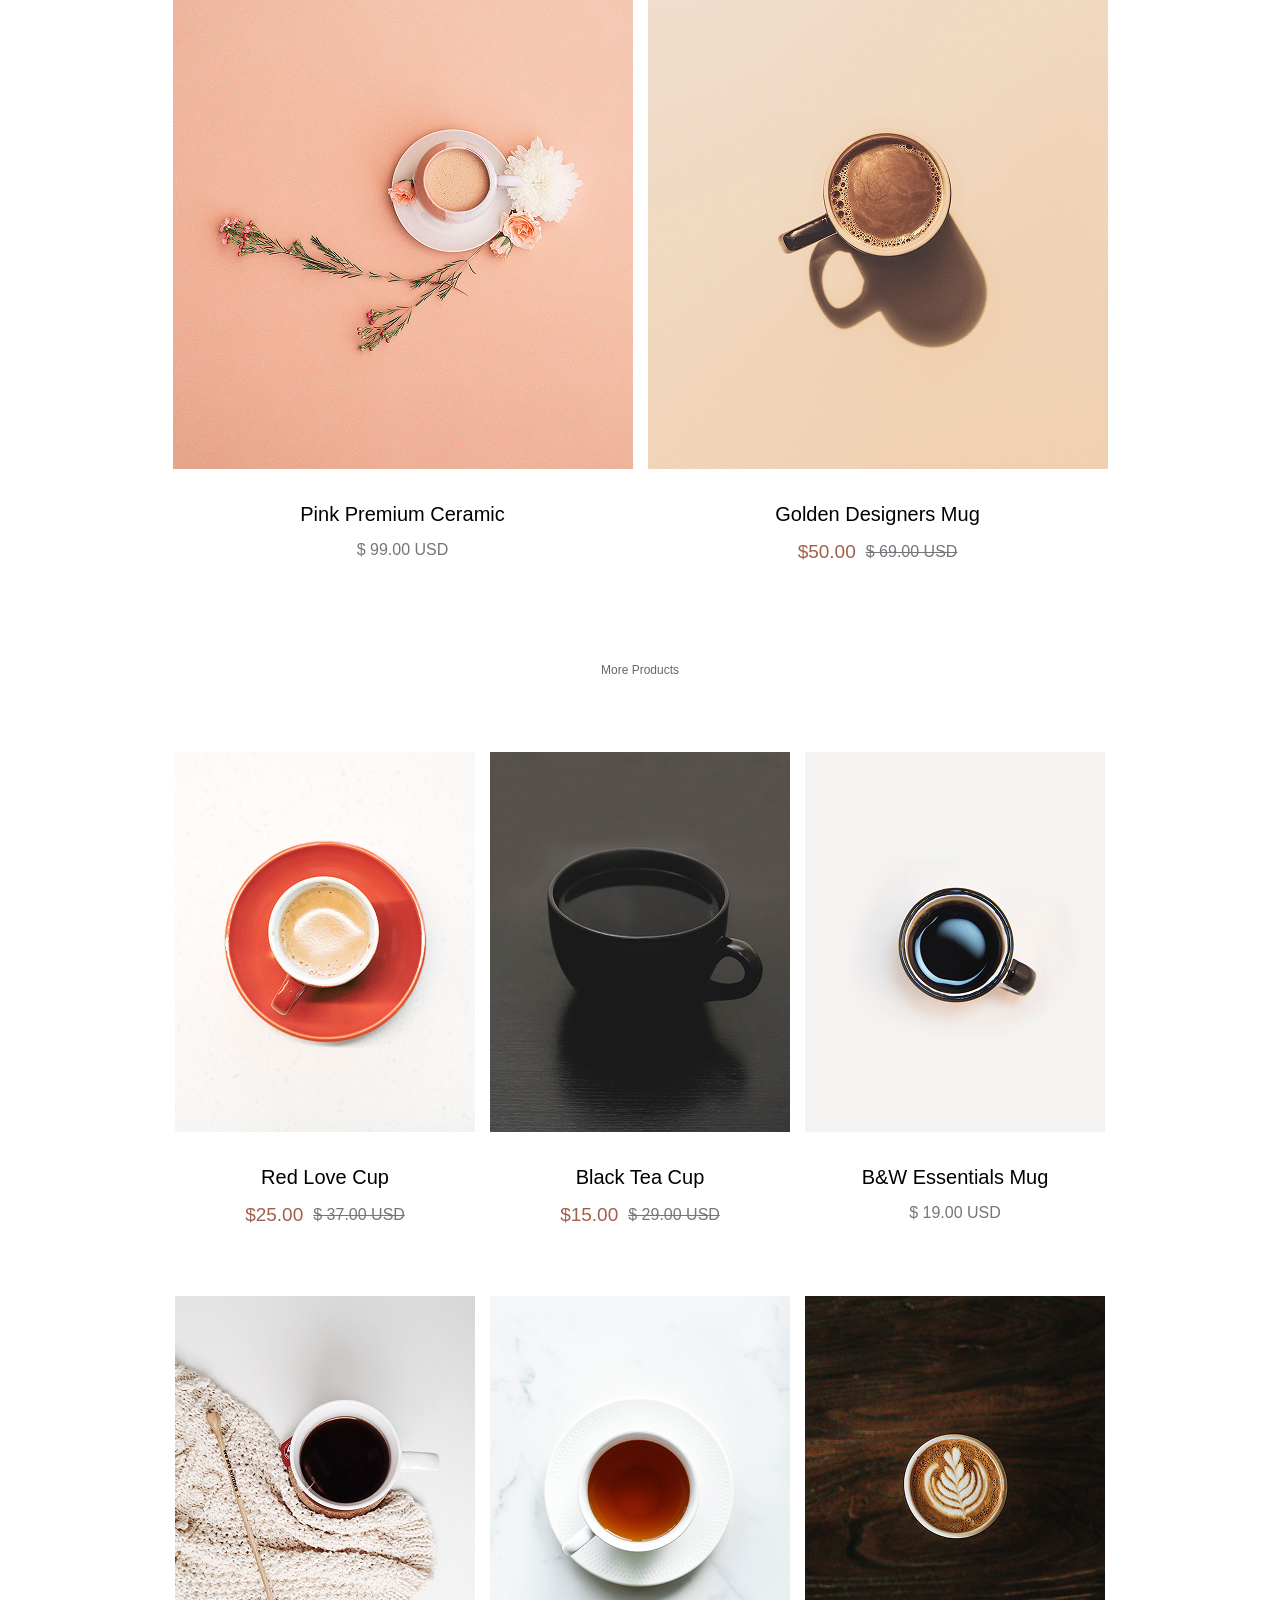
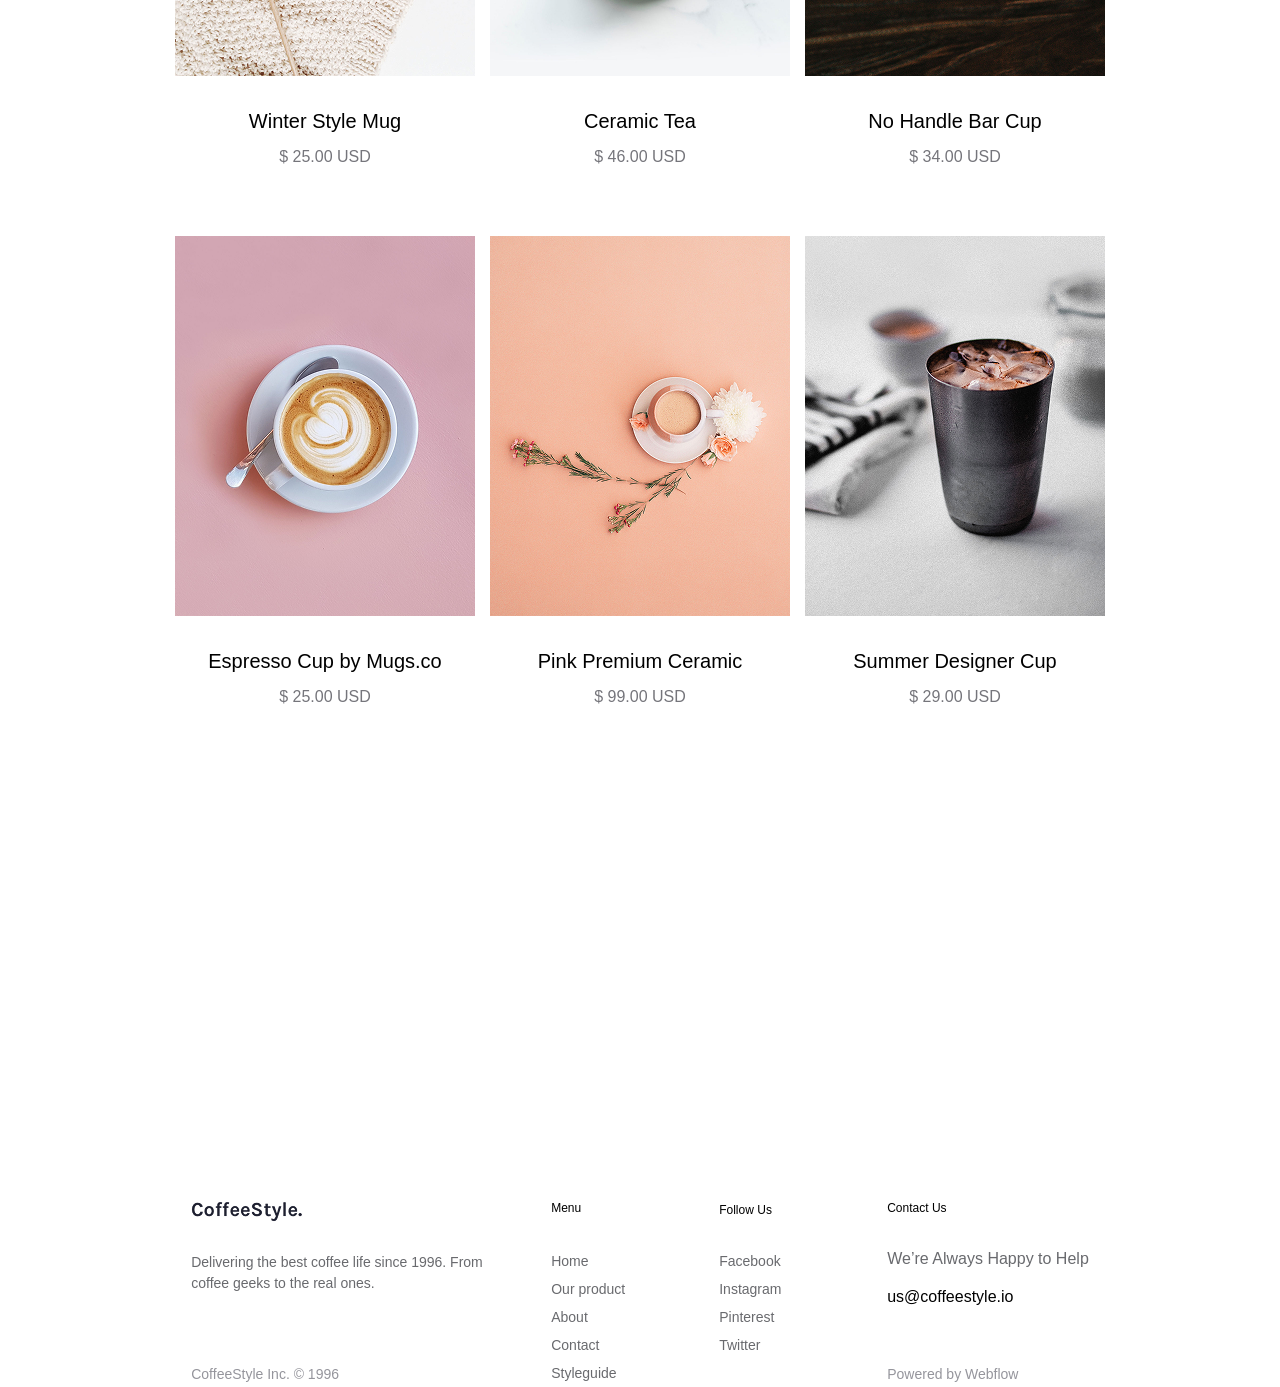
<file: zalikova13-04/index.html>
<!DOCTYPE html>
<html lang="en">
<head>
    <meta charset="UTF-8">
    <title>Title</title>
    <link rel="stylesheet" href="style/style.css">
</head>
<body class = "wrapper">
<nav class = "navigation">
    <img src = "image/logo.png" alt = "logo">
    <ul>
        <li><a href = "#">Home</a></li>
        <li><a href = "#">Our product</a></li>
        <li><a href = "#">Blog</a></li>
        <li><a href = "#">About</a></li>
        <li><a href = "#">Contact</a></li>
        <li><a href = "#">Styleguide</a></li>
        <li><img src = "image/cart.png" alt = "logo">
        <a href = "#">Cart</a></li>
    </ul>
</nav>
<main>
    <h3>Best place to buy design</h3>
    <h1>Coffee Mugs</h1>
    <p>The most versatile furniture system ever created. Designed to fit your life, made to move and grow.</p>
    <button class = "main-btn">Explore Our Products</button>
</main>
<div class = "midle">
    <h2>Even the all-powerful Pointing has no control about the
        blind texts.</h2>
    <p>It is a paradisematic country, in which roasted parts of sentences
        fly into your mouth. Even the all-powerful Pointing has no
        control about the blind texts it is an almost unorthographic
        life One day however a small line of blind text by the name of
        Lorem Ipsum decided to leave for the far World of Grammar.</p>
    <a href = "#">Read the full Story</a>
</div>
<article>
    <h3>Featured Mugs</h3>
    <div class = "row-1">
        <figure>
            <img src = "image/cup_1.png" alt = "mugs">
            <figcaption class = "caption">Pink Premium Ceramic</figcaption>
            <figcaption class = "late-price">$ 99.00 USD</figcaption>
        </figure>
        <figure>
            <img src = "image/cup_2.png" alt = "mugs">
            <figcaption class = "caption">Golden Designers Mug</figcaption>
            <div>
                <figcaption class = "now-price">$50.00</figcaption>
                <figcaption class = "late-price"><s>$ 69.00 USD</s></figcaption>
            </div>
        </figure>
    </div>
    <h3>More Products</h3>
    <div class = "row-2">
        <figure>
            <img src = "image/cup_3.png" alt = "mugs">
            <figcaption class = "caption">Red Love Cup</figcaption>
            <div>
                <figcaption class = "now-price">$25.00</figcaption>
                <figcaption class = "late-price"><s>$ 37.00 USD</s></figcaption>
            </div>
        </figure>
        <figure>
            <img src = "image/cup_4.png" alt = "mugs">
            <figcaption class = "caption">Black Tea Cup</figcaption>
            <div>
                <figcaption class = "now-price">$15.00</figcaption>
                <figcaption class = "late-price"><s>$ 29.00 USD</s></figcaption>
            </div>
        </figure>
        <figure>
            <img src = "image/cup_5.png" alt = "mugs">
            <figcaption class = "caption">B&W Essentials Mug</figcaption>
            <figcaption class = "late-price">$ 19.00 USD</figcaption>
        </figure>
    </div>
    <div class = "row-3">
        <figure>
            <img src = "image/cup_6.png" alt = "mugs">
            <figcaption class = "caption">Winter Style Mug</figcaption>
            <figcaption class = "late-price">$ 25.00 USD</figcaption>
        </figure>
        <figure>
            <img src = "image/cup_7.png" alt = "mugs">
            <figcaption class = "caption">Ceramic Tea</figcaption>
            <figcaption class = "late-price">$ 46.00 USD</figcaption>
        </figure>
        <figure>
            <img src = "image/cup_8.png" alt = "mugs">
            <figcaption class = "caption">No Handle Bar Cup</figcaption>
            <figcaption class = "late-price">$ 34.00 USD</figcaption>
        </figure>
    </div>
    <div class = "row-4">
        <figure>
            <img src = "image/cup_9.png" alt = "mugs">
            <figcaption class = "caption">Espresso Cup by Mugs.co</figcaption>
            <figcaption class = "late-price">$ 25.00 USD</figcaption>
        </figure>
        <figure>
            <img src = "image/cup_10.png" alt = "mugs">
            <figcaption class = "caption">Pink Premium Ceramic</figcaption>
            <figcaption class = "late-price">$ 99.00 USD</figcaption>
        </figure>
        <figure>
            <img src = "image/cup_11.png" alt = "mugs">
            <figcaption class = "caption">Summer Designer Cup</figcaption>
            <figcaption class = "late-price">$ 29.00 USD</figcaption>
        </figure>
    </div>
</article>
<section class = "section"></section>
<footer>
    <div class = "column-1">
        <img src = "image/logo.png" alt = "logo">
        <p>Delivering the best coffee life since
            1996. From coffee geeks to the real
            ones.</p>
        <span class = "mild-inc>">CoffeeStyle Inc. © 1996</span>
    </div>
    <div class = "column-2">
        <h3>Menu</h3>
        <ul>
            <li><a href = "#">Home</a></li>
            <li><a href = "#">Our product</a></li>
            <li><a href = "#">About</a></li>
            <li><a href = "#">Contact</a></li>
            <li><a href = "#">Styleguide</a></li>
        </ul>
    </div>
    <div class = "column-3">
        <h3>Follow Us</h3>
        <ul>
            <li><a href = "#">Facebook</a></li>
            <li><a href = "#">Instagram</a></li>
            <li><a href = "#">Pinterest</a></li>
            <li><a href = "#">Twitter</a></li>
        </ul>
    </div>
    <div class = "column-4">
        <h3>Contact Us</h3>
        <p>We’re Always Happy to Help</p>
        <email>us@coffeestyle.io</email>
        <span>Powered by Webflow</span>
    </div>
</footer>
</body>
</html>
</file>
<file: animation/style/style.css>
*{
    margin: 0;
    padding: 0;
    box-sizing: border-box;
}
/*:root{*/
/*    --primary: #3459db;*/
/*    --accent: #dccc2d;*/
/*    --transition-speed: 0.5s;*/
/*    --timing-bounce: cubic-bezier(0.2, 0.2, 0.2, 1);*/
/*}*/
/*.card{*/
/*    width: 400px;*/
/*    height: 400px;*/
/*    background: var(--accent);*/
/*    transition: transform var(--transition-speed); var(--timing-bounce) background var(--transition-speed) ease-in-out;*/
/*}*/
/*.card:hover{*/
/*    transform: scale(1.2) rotate(45deg);*/
/*    background: var(--primary);*/
/*}*/
/*@keyframes moveLight{*/
/*    0% {top: 0; left: 0; opacity: 0;}*/
/*    25% {opacity: 1;}*/
/*    50% {top: 80%; left: 50%; scale: 1.5;}*/
/*    100% {top: 0; left: 0; opacity: 0;}*/
/*}*/
/*.light{*/
/*    width: 300px;*/
/*    height: 400px;*/
/*    background: var(--primary);*/
/*    position: absolute;*/
/*    animation: moveLight 8s;*/
/*}*/
:root{
    --bg-card: #3579;
    --light-color: #dddd9b;
    --speed: 0.5s;
}
.card{
    width: 250px;
    height: 350px;
    background: var(--bg-card);
    border-radius: 25px;
    position: relative;
    overflow: hidden;
    display: flex;
    justify-content: center;
    align-items: center;
    color: white;
    transition: transfrorm var(--speed) cubic-bezier(0.4, 0, 0.2, 1);
}
.card:hover{
    transform: translateY(-15px) scale(1.2);
    cursor: pointer;
}
.light{
    position: absolute;
    width: 150px;
    height: 150px;
    background: var(--light-color);
    filter: blur(50px);
    border-radius: 50%;
    animation: animation-light 8s infinite;
}
@keyframes animation-light{
    0% {top: -20%; left: -20%}
    50% {top: 60%; left: 70%; background: #eaea2b;}
    75% {top: 30%; left: 10%; background: #2beab7;}
    100% {top: 30%; left: 10%; background: var(--light-color);}
}
</file>
<file: CW_less10/style/style.css>
*{
    margin: 0;
    padding: 0;
    box-sizing: border-box;
}
body{
    font-family: 'Avenir', Helvetica, Arial, sans-serif;
    line-height: 1.5;
}
.container{
    width: 100%;
    max-width: 1200px;
    margin: 0 auto;
    padding: 0 5%;
}
h1{
    text-align: center;
    margin: 40px 0;
    font-size: 1.8rem;
}
.grid{
    display: flex;
    flex-direction: column;
    gap: 20px;
}
.card{
    display: flex;
    flex-direction: column;
    background-color: #dda3a3;
    border-radius: 10px;
    padding: 50px 20px;
    border-left: 5px solid gray;
}
@media (min-width: 768px){
    h1{
        font-size: 3rem;
    }
    .grid{
        display: grid;
        grid-template-columns: repeat(auto-fit, minmax(300px, 1fr));
        gap: 30px;
    }
    .card{
        border-left: none;
        border-top: 5px solid gray;
    }
}
</file>
<file: CW_less11/style/style.css>
:root{
    font-family: Verdana, Geneva, Tahoma, sans-serif;
    font-size: 12px;
    line-height: 1.5;
}
*, *:before, *:after {
    box-sizing: inherit; 
}
*{
    padding: 0;
    margin: 0;
    text-decoration: none;
    list-style: none;
}
body{
    background: #C9A5AA;
}
.wrapper{
    margin: 12px;
}
nav{
    display: flex;
    flex-direction: column;
    text-align: center;
    align-items: center;
    font-size: 14px;
    border-radius: 8px;
    background: #F4D3D3;
    padding: 10px 0;
}
.menu{
    font-family: "Arial Black", sans-serif;
        padding: 10px 0;
        display: block;
}
.nav li{
    padding: 6px 0;
    display: block;
    width: 100%;
}
.nav{
    width: 100%;
}
.nav > li:hover{
    background: #FFFF;
}
:link{
    /*background: #FFFF;*/
    color: #006EBE;
}
:link:hover{
    color: #5EAAE0;
}
:visited{
    color: #0B2570;
}
main{
    display: flex;
    flex-direction: column;
    background: #FFFF;
    padding: 16px;
    border-radius: 8px 8px 0 0;
    margin-top: 16px;
    row-gap: 16px;
}
.main{
    display: flex;
    flex-direction: column;
    row-gap: 16px;
}
.data{
    display: flex;
    column-gap: 6px;
    background: #E9E9E9;
    padding: 8px;
    border-radius: 8px 8px 0 0;
}
h1{
    font-size: 24px;
}
.info h2, .movie h2{
    font-size: 18px;
    font-weight: 900;
}
.info{
    display: flex;
    flex-direction: column;
    row-gap: 8px;
}
figure{
    background: #F4D3D3;
    border-radius: 10px;
    text-align: center;
    font-style: italic;
}
figure img{
    display: block;
    max-width: 100%;
}
figcaption{
    padding: 10px 0 10px 0;
}
.movie ol li{
    padding: 10px 10px 10px 30px;
    border-bottom: 1px solid #C9A5AA;
}
ol > li::before{
    content: counter(list-item) ".";
    display: inline-block;
    margin-left: -20px;
    width: 20px;
}
ol > li:last-child{
    border-bottom: none;
}
ol > li:nth-child(1){
    background: #FCF5E9;
}
ol > li:nth-child(2){
    background: #FCE9E9;
}
footer{
    background: #F4D3D3;
    padding: 1px;
    border-radius: 0 0 8px 8px;
}
</file>
<file: CW_less12/style/style.css>
*{
    margin:0;
    padding:0;
    box-sizing: border-box;
    text-decoration: none;
    list-style: none;
}
body{
    font-family: "Inter", sans-serif;
    background: #f3f3f9;
    color: #3f3f3f;
}
.wrapper{
    max-width: 1000px;
    margin: 0 auto;
    padding: 50px;
}
header{
    display: flex;
    justify-content: center;
    padding: 30px 5%;
    align-items: center;
    box-shadow: 0 1px 2px rgba(0, 0, 0, 0.2);
    position: sticky;
    top: 0;
    z-index: 100;
    column-gap: 350px;
    background: rgba(220, 227, 228, 0.41);
}
.logo{
    font-size: 1.5rem;
    font-weight: bold;
}
.logo span{
    color: #f18c8c;
}
nav ul{
    display: flex;
    justify-content: center;
    align-items: center;
    column-gap: 15px;
}
nav ul li a{
    color: #3f3f3f;
}
.preview-box{
    position: relative;
    width: 100%;
}
.preview-box img{
    width: 100%;
}
.status{
    position: absolute;
    top: 10px;
    right: 10px;
    padding: 5px 10px;
    border-radius: 20px;
    font-size: 0.75rem;
    font-weight: bold;
    color: #fff;
}
.online{
    background: #6abc58;
}
.offline{
    background: #f18c8c;
}
.info-alert{
    position: relative;
    top: -15px;
    background: rgba(181, 213, 220, 0.75);
    padding: 10px;
    border-radius: 5px;
    border: 1px solid rgb(142, 164, 221);
}
.btn-edit{
    position: fixed;
    bottom: 25px;
    right: 25px;
    background: #6abc58;
    color: #fff;
    border: none;
    padding: 5px 10px;
    border-radius: 5px;
    cursor: pointer;
    box-shadow: 0 10px 20px rgba(0, 0, 0, 0.2);
}
.card-grid{
    display: flex;
    gap: 20px;
    margin-bottom: 40px;
}
.web-card{
    background: #cfcece;
    border-radius: 10px;
    overflow: hidden;
    flex: 1;
    box-shadow: 0 5px 10px rgba(168, 164, 164, 0.2);
}
.card-info{
    padding: 10px;
}
</file>
<file: CW_less14/style/style.css>
*{
    box-sizing: border-box;
    margin: 0;
    padding: 0;
    text-decoration: none;
}
html{
    font-family: "Inter", sans-serif;
    font-size: 16px;
}
body{
    background: #0f172a;
    color: #fff;
}
.wrapper{
    width: 100%;
    max-width: 1200px;
    margin: 0 auto;
    padding: 30px 0;
}
header{
    position: fixed;
    top: 0;
    left: 0;
    width: 100%;
    z-index: 1000;
    background: rgba(15, 23, 42, 0.96);
    border-bottom: 1px solid #2b2b40;
}
.header-content{
    display: flex;
    justify-content: space-between;
    align-items: center;
}
.logo{
    font-size: 1.3rem;
    font-weight: 700;
}
.logo span{
    color: #377de8;
}
.menu{
    display: flex;
    align-items: center;
    gap: 10px;
    color: #cad5e3;
    font-size: 1rem;
}
.menu-icon{
    font-size: 1.5rem;
}
.hero-section{
    padding: 120px 0 120px 0;
}
.hero-content{
    position: relative;
}
.hero-content h1{
    font-size: 3.75rem;
    line-height: 1;
    color: #377de8;
    margin-bottom: 20px;
}
.hero-content p{
    color: #cad5e3;
    font-size: 1.2rem;
    line-height: 1.4;
    max-width: 650px;
}
.code-icon{
    position: absolute;
    top: 40px;
    right: 20px;
    font-size: 5rem;
    font-weight: 650;
    color: #122341;
}
.career-section, .benefits-section, .roadmap-section{
    padding: 40px 0;
}
.section-title{
    position: sticky;
    top: 60px;
    z-index: 20;
    font-size: 2rem;
    line-height: 1.2;
    padding: 25px 0 15px 0;
    border-bottom: 1px solid #545477;
    margin-bottom: 30px;
}
.career-card{
    position: relative;
    overflow: hidden;
    min-height: 235px;
    padding: 22px 25px;
    background: #1d2a3d;
    border: 1px solid #35485e;
    border-radius: 10px;
    transition: transform 0.3s ease, border-color 0.3s, box-shadow 0.3s ease;
    display: flex;
    flex-wrap: wrap;
}
.career-card::before{
    content: "";
    position: absolute;
    inset: 0;
    background: radial-gradient(circle at top right, rgba(47, 129, 247, 0.23), transparent 60%);
    opacity: 0;
    transition: opacity 0.3s ease;
}
.career-card:hover::before{
    opacity: 1;
}
.career-card:hover{
    TRANSFORM: translateY(-5px);
    border-color: #334966;
    box-shadow: 0 10px 35px rgba(47, 129, 247, 0.23);
}
.career-card > *{
    position: relative;
    z-index: 2;
}
.badge{
    display: inline-block;
    color: #fff;
    font-size: 0.75rem;
    font-weight: 700;
    padding: 5px 15px;
    border-radius: 10px;
    margin: 15px;
}
.badge-red{
    background: #e74c3c;
}
.badge-green{
    background: #4caf50;
}
.badge-blue{
    background: #0784f1;
}
.career-card h3{
    font-size: 1.5rem;
    line-height: 1.3;
    margin-bottom: 10px;
}
.career-card p{
    color: #506d92;
    font-size: 1rem;
    line-height: 1.6;
}
.tags{
    display: flex;
    flex-wrap: wrap;
    gap: 10px;
    margin-top: 15px;
}
.tags span{
    white-space: nowrap;
    padding: 5px 10px;
    font-size: 0.9rem;
    border: 1px solid #334966;
    border-radius: 8px;
    color: #50dfff;
    display: flex;
    align-items: center;
    justify-content: center;
}
.card-lust{
    display: flex;
    gap: 20px;
}
.benefits-cards{
    display: flex;
    gap: 20px;
    flex: 1;
}
.benefit-card{
    max-width: 33%;
    padding: 25px;
    background: #141f33;
    border: 1px solid #334966;
    border-radius: 10px;
    display: flex;
    flex-direction: column;
    flex: 1;
    row-gap: 15px;
}
.benefit-icon{
    width: 50px;
    height: 50px;
    border-radius: 15px;
    background: #1c315f;
    align-items: center;
    justify-content: center;
    font-size: 1.5rem;
}
.benefit-card h3{
    font-size: 1.2rem;
    line-height: 1.3;
}
.benefit-card p{
    color: #c5cdd6;
    font-size: 0.9rem;
    line-height: 1.4;
}
.roadmap-list{
    position: relative;
}
/*.roadmap-list::before{*/
/*    content: "";*/
/*    position: absolute;*/
/*    left: 0;*/
/*    top: 50px;*/
/*    bottom: 50px;*/
/*    width: 2px;*/
/*    background: #3d74d9;*/
/*}*/
.roadmap-card{
    position: relative;
    min-height: 100px;
    padding: 25px 40px;
    background: #1d2a3d;
    border: 1px solid #334966;
    border-radius: 20px;
    margin-bottom: 15px;
}
.roadmap-circle{
    position: absolute;
    left: -10px;
    top: 45px;
    width: 20px;
    height: 20px;
    border-radius: 50%;
    background: #3d74d9;
    border: 5px solid #0f172a;
}
.roadmap-head{
    display: flex;
    align-items: center;
    gap: 15px;
    margin-bottom: 15px;
}
.roadmap-head h3{
    font-size: 1.2rem;
    line-height: 1.3;
    white-space: nowrap;
}
.roadmap-head span{
    color: #a5c5c0;
    font-weight: 300;
    font-size: 1.75rem;
}
.roadmap-content p{
    color: #c5cdd6;
    font-size: 0.9rem;
    line-height: 1.5;
}
footer{
    display: flex;
    align-items: center;
    justify-content: center;
    flex-direction: column;
    row-gap: 20px;
    padding: 50px;
}
footer p{
    color: #c5cdd6;
    font-size: 0.9rem;
}
.chat-btn{
    position: fixed;
    bottom: 30px;
    right: 30px;
    width: 70px;
    height: 70px;
    background: #2b7efe;
    display: flex;
    align-items: center;
    justify-content: center;
    border-radius: 50%;
    transition: scale 0.5s ease, background-color 0.3s ease;
}
.chat-btn:hover{
    background: #1666a8;
    transform: scale(1.2);
}
@media(min-width: 700px){
    .wrapper{
        padding: 40px;
    }

}
@media(max-width: 1000px){
    .wrapper{
        padding: 40px;
    }
}
</file>
<file: CW_less15/style/style.css>
/*.wrapper{*/
/*    max-width: 800px;*/
/*    width: 40%;*/
/*    margin: 30px auto 30px auto;*/
/*    box-shadow: 5px 10px 10px #d2d4dd;*/
/*    background: #fff;*/
/*    border-radius: 20px;*/
/*    text-align: center;*/
/*    padding-bottom: 1px;*/
/*}*/
/*html{*/
/*    background: radial-gradient(#eff6ff, #f6f8fd);*/
/*    font-family: SansSerif, sans-serif;*/
/*}*/
/*h1{*/
/*    text-align: center;*/
/*    font-size: 36px;*/
/*    font-weight: 550;*/
/*    color: #4843ef;*/
/*    padding: 20px 0 0 0;*/
/*}*/
/*h3{*/
/*    color: #4a5d6d;*/
/*    font-size: 16px;*/
/*}*/
/*p{*/
/*    color: #4a5d6d;*/
/*    font-size: 14px;*/
/*    margin-bottom: 30px;*/
/*}*/
/*.person-infa{*/
/*    background: #eff3ff;*/
/*    border-radius: 20px;*/
/*    margin: 0 30px 20px 30px !important*/
/*}*/
/*h2{*/
/*    color: #143f84;*/
/*    font-size: 20px;*/
/*    text-align: start;*/
/*    padding: 20px 0 20px 15px;*/
/*}*/
/*.form-group{*/
/*    display: flex;*/
/*    flex-direction: row;*/
/*    flex-wrap: wrap;*/
/*    justify-content: center;*/
/*    gap: 20px*/
/*}*/
/*.profesion-infa{*/
/*    background: #f8f5ff;*/
/*    border-radius: 20px;*/
/*    margin: 0 30px 20px 30px;*/
/*}*/
/*.extra-infa{*/
/*    background: #fbf4fc;*/
/*    border-radius: 20px;*/
/*    margin: 0 30px 20px 30px;*/

/*}*/
/*.label{*/
/*    display: block;*/
/*    margin: 0 auto 0 auto;*/
/*    width: 670px !important;*/
/*}*/
/*.about{*/
/*    width: 680px !important;*/
/*    margin-left: -5px !important;*/
/*}*/
/*input{*/
/*    height: 50px;*/
/*    width: 310px;*/
/*    margin: 7px 0 20px 0 !important;*/
/*    border-radius: 10px;*/
/*    border-left: #4381e8 solid 3px;*/
/*    border-bottom: 3px solid #d3d7db;*/
/*    border-right: 3px solid #d3d7db;*/
/*    border-top: 3px solid #d3d7db;*/
/*    padding-left: 15px;*/
/*}*/
/*label{*/
/*    text-align: start;*/
/*}*/
/*.desire{*/
/*    border-left: #d3d7db solid 3px;*/
/*}*/
/*.technologie-skills{*/
/*    width: 680px;*/
/*    box-sizing: border-box;*/
/*}*/
/*.resume{*/
/*    background: #ffffff;*/
/*    border: 3px solid #d3d7db;*/
/*    border-radius: 10px;*/
/*    height: 50px;*/
/*    width: 680px;*/
/*    margin-left: -5px !important;*/
/*    padding: 15px 15px;*/
/*    cursor: pointer;*/
/*    color: #4a5d6d;*/
/*    font-size: 14px;*/
/*    box-sizing: border-box;*/
/*}*/
/*textarea{*/
/*    width: 90%;*/
/*    min-height: 120px;*/
/*    margin: 10px 0 20px 0 !important;*/
/*    border-radius: 10px;*/
/*    border-left: #4381e8 solid 3px;*/
/*    border-bottom: 3px solid #d3d7db;*/
/*    border-right: 3px solid #d3d7db;*/
/*    border-top: 3px solid #d3d7db;*/
/*    padding: 15px;*/
/*    font-family: SansSerif, sans-serif;*/
/*    font-size: 14px;*/
/*    color: #4a5d6d;*/
/*    resize: vertical;*/
/*    box-sizing: border-box;*/
/*    background: #ffffff;*/
/*}*/
/*textarea::placeholder{*/
/*    color: #b0b8c1;*/
/*}*/
/*input[type="file"]::file-selector-button{*/
/*    display: none;*/
/*    align-items: center;*/
/*}*/
/*.checkbox-label{*/
/*    display: flex;*/
/*    align-items: flex-start;*/
/*    gap: 10px;*/
/*    border-radius: 15px;*/
/*    margin: 0 30px 20px 30px;*/
/*    padding: 20px;*/
/*    text-align: start;*/
/*    font-size: 14px;*/
/*    color: #475162;*/
/*    background: #f9fafb;*/
/*    line-height: 1.5;*/
/*}*/
/*input[type="checkbox"]{*/
/*    width: 18px;*/
/*    height: 18px;*/
/*    min-width: 18px;*/
/*    margin: 2px 0 0 0;*/
/*    border: 2px solid #d3d7db;*/
/*    border-radius: 4px;*/
/*    cursor: pointer;*/
/*    accent-color: #4381e8;*/
/*}*/
/*button{*/
/*    width: 90%;*/
/*    background: linear-gradient(90deg, #165dfb, #4f3af6);*/
/*    color: #f1f5f9;*/
/*    height: 55px;*/
/*    border: none;*/
/*    border-radius: 10px;*/
/*    font-size: 16px;*/
/*    margin-bottom: 20px !important;*/
/*}*/
/*footer{*/
/*    background: #eff6ff;*/
/*    border-radius: 15px;*/
/*    margin: 0 30px 30px 30px;*/
/*    padding: 20px 0 15px 15px;*/
/*    text-align: start;*/
/*    font-size: 14px;*/
/*    color: #4a5d6d;*/
/*    border: 1px solid #ddecff;*/
/*}*/
/*footer span{*/
/*    font-size: 18px;*/
/*    font-weight: 400;*/
/*    color: #213e91;*/
/*    margin-left: 10px;*/
/*}*/
/*footer ul{*/
/*    list-style: none;*/
/*    padding: 10px 0 0 0;*/
/*    margin: 0;*/
/*    display: flex;*/
/*    flex-direction: column;*/
/*    gap: 6px;*/
/*}*/
/*footer ul li{*/
/*    color: #3b5ac3;*/
/*    font-size: 14px;*/
/*}*/
/*input:focus{*/
/*    outline: none;*/
/*    border: 2px solid #4381e8;*/
/*    box-shadow: 0 0 0 3px rgba(67, 129, 232, 0.15);*/
/*    transform: translateY(-1px);*/
/*}*/
/*textarea:focus{*/
/*    outline: none;*/
/*    border: 2px solid #4381e8;*/
/*    box-shadow: 0 0 0 3px rgba(67, 129, 232, 0.15);*/
/*    transform: translateY(-1px);*/
/*}*/
/*button:hover{*/
/*    outline: none;*/
/*    box-shadow: 0 1px 10px #4381e8;*/
/*    transform: translateY(-2px);*/
/*}*/
.wrapper{
    max-width: 800px;
    width: 40%;
    margin: 30px auto 30px auto;
    -webkit-box-shadow: 5px 10px 10px #d2d4dd;
    box-shadow: 5px 10px 10px #d2d4dd;
    background: #fff;
    border-radius: 20px;
    text-align: center;
    padding-bottom: 1px;
}
html{
    background: -o-radial-gradient(#eff6ff, #f6f8fd);
    background: radial-gradient(#eff6ff, #f6f8fd);
    font-family: SansSerif, sans-serif;
}
h1{
    text-align: center;
    font-size: 36px;
    font-weight: 550;
    color: #4843ef;
    padding: 20px 0 0 0;
}
h3{
    color: #4a5d6d;
    font-size: 16px;
}
p{
    color: #4a5d6d;
    font-size: 14px;
    margin-bottom: 30px;
}
.person-infa{
    background: #eff3ff;
    border-radius: 20px;
    margin: 0 30px 20px 30px !important
}
h2{
    color: #143f84;
    font-size: 20px;
    text-align: start;
    padding: 20px 0 20px 15px;
}
.form-group{
    display: -webkit-box;
    display: -ms-flexbox;
    display: flex;
    -webkit-box-orient: horizontal;
    -webkit-box-direction: normal;
    -ms-flex-direction: row;
    flex-direction: row;
    -ms-flex-wrap: wrap;
    flex-wrap: wrap;
    -webkit-box-pack: center;
    -ms-flex-pack: center;
    justify-content: center;
    gap: 20px
}
.profesion-infa{
    background: #f8f5ff;
    border-radius: 20px;
    margin: 0 30px 20px 30px;
}
.extra-infa{
    background: #fbf4fc;
    border-radius: 20px;
    margin: 0 30px 20px 30px;

}
.label{
    display: block;
    margin: 0 auto 0 auto;
    width: 670px !important;
}
.about{
    width: 680px !important;
    margin-left: -5px !important;
}
input{
    height: 50px;
    width: 310px;
    margin: 7px 0 20px 0 !important;
    border-radius: 10px;
    border-left: #4381e8 solid 3px;
    border-bottom: 3px solid #d3d7db;
    border-right: 3px solid #d3d7db;
    border-top: 3px solid #d3d7db;
    padding-left: 15px;
}
label{
    text-align: start;
}
.desire{
    border-left: #d3d7db solid 3px;
}
.technologie-skills{
    width: 680px;
    -webkit-box-sizing: border-box;
    box-sizing: border-box;
}
.resume{
    background: #ffffff;
    border: 3px solid #d3d7db;
    border-radius: 10px;
    height: 50px;
    width: 680px;
    margin-left: -5px !important;
    padding: 15px 15px;
    cursor: pointer;
    color: #4a5d6d;
    font-size: 14px;
    -webkit-box-sizing: border-box;
    box-sizing: border-box;
}
textarea{
    width: 90%;
    min-height: 120px;
    margin: 10px 0 20px 0 !important;
    border-radius: 10px;
    border-left: #4381e8 solid 3px;
    border-bottom: 3px solid #d3d7db;
    border-right: 3px solid #d3d7db;
    border-top: 3px solid #d3d7db;
    padding: 15px;
    font-family: SansSerif, sans-serif;
    font-size: 14px;
    color: #4a5d6d;
    resize: vertical;
    -webkit-box-sizing: border-box;
    box-sizing: border-box;
    background: #ffffff;
}
textarea::-webkit-input-placeholder{
    color: #b0b8c1;
}
textarea::-moz-placeholder{
    color: #b0b8c1;
}
textarea:-ms-input-placeholder{
    color: #b0b8c1;
}
textarea::-ms-input-placeholder{
    color: #b0b8c1;
}
textarea::placeholder{
    color: #b0b8c1;
}
input[type="file"]::-webkit-file-upload-button{
    display: none;
    -webkit-box-align: center;
    align-items: center;
}
input[type="file"]::file-selector-button{
    display: none;
    -webkit-box-align: center;
    -ms-flex-align: center;
    align-items: center;
}
.checkbox-label{
    display: -webkit-box;
    display: -ms-flexbox;
    display: flex;
    -webkit-box-align: start;
    -ms-flex-align: start;
    align-items: flex-start;
    gap: 10px;
    border-radius: 15px;
    margin: 0 30px 20px 30px;
    padding: 20px;
    text-align: start;
    font-size: 14px;
    color: #475162;
    background: #f9fafb;
    line-height: 1.5;
}
input[type="checkbox"]{
    width: 18px;
    height: 18px;
    min-width: 18px;
    margin: 2px 0 0 0;
    border: 2px solid #d3d7db;
    border-radius: 4px;
    cursor: pointer;
    accent-color: #4381e8;
}
button{
    width: 90%;
    background: -webkit-gradient(linear, left top, right top, from(#165dfb), to(#4f3af6));
    background: -o-linear-gradient(left, #165dfb, #4f3af6);
    background: linear-gradient(90deg, #165dfb, #4f3af6);
    color: #f1f5f9;
    height: 55px;
    border: none;
    border-radius: 10px;
    font-size: 16px;
    margin-bottom: 20px !important;
}
footer{
    background: #eff6ff;
    border-radius: 15px;
    margin: 0 30px 30px 30px;
    padding: 20px 0 15px 15px;
    text-align: start;
    font-size: 14px;
    color: #4a5d6d;
    border: 1px solid #ddecff;
}
footer span{
    font-size: 18px;
    font-weight: 400;
    color: #213e91;
    margin-left: 10px;
}
footer ul{
    list-style: none;
    padding: 10px 0 0 0;
    margin: 0;
    display: -webkit-box;
    display: -ms-flexbox;
    display: flex;
    -webkit-box-orient: vertical;
    -webkit-box-direction: normal;
    -ms-flex-direction: column;
    flex-direction: column;
    gap: 6px;
}
footer ul li{
    color: #3b5ac3;
    font-size: 14px;
}
input:focus{
    outline: none;
    border: 2px solid #4381e8;
    -webkit-box-shadow: 0 0 0 3px rgba(67, 129, 232, 0.15);
    box-shadow: 0 0 0 3px rgba(67, 129, 232, 0.15);
    -webkit-transform: translateY(-1px);
    -ms-transform: translateY(-1px);
    transform: translateY(-1px);
}
textarea:focus{
    outline: none;
    border: 2px solid #4381e8;
    -webkit-box-shadow: 0 0 0 3px rgba(67, 129, 232, 0.15);
    box-shadow: 0 0 0 3px rgba(67, 129, 232, 0.15);
    -webkit-transform: translateY(-1px);
    -ms-transform: translateY(-1px);
    transform: translateY(-1px);
}
button:hover{
    outline: none;
    -webkit-box-shadow: 0 1px 10px #4381e8;
    box-shadow: 0 1px 10px #4381e8;
    -webkit-transform: translateY(-2px);
    -ms-transform: translateY(-2px);
    transform: translateY(-2px);
}
</file>
<file: CW_less8/style/style.css>
*{
    box-sizing: border-box;
    margin: 0;
    padding: 0;
    list-style: none;
    text-decoration: none;
    font-family: 'Segoe UI', Tahoma, Geneva, Verdana, sans-serif;
}
.wrapper{
    max-width: 1400px;
    margin: 0 auto;
}
.header-top{
    display: flex;
    justify-content: space-between;
    padding: 15px 0;
    align-items: center;
}
header a{
    color: #0f0f0f;
}
.logo a{
    display: flex;
    justify-content: center;
    column-gap: 10px;
    font-size: 20px;
}
.logo-item{
    background: linear-gradient(#9a12fa, #ff842d);
    padding: 10px;
    border-radius: 50%;
}
.logo-item{
    font-weight: 400;
}
nav ul{
    display: flex;
    column-gap: 30px;
}
nav ul li a:hover{
    color: #9c1af6;
}
.header-top-btn{
    display: flex;
    column-gap: 15px;
}
.header-top-btn button{
    padding: 10px;
    border: none;
    background: transparent;
    border-radius: 18px;
}
.header-top-btn button:hover{
    background: #aeaeae;
}
.header-bottom{
    display: flex;
    flex-direction: column;
    align-items: center;
    padding: 130px 0;
    color: #ffffff;
    background: linear-gradient(135deg, #9a12fa, #e639ad, #ff871d);
    row-gap: 20px;
}
.header-bottom h1{
    font-size: 60px;
    font-weight: 550;
    width: 770px;
    line-height: 65px;
    text-align: center;
}
.header-bottom p{
    font-size: 20px;
    font-weight: 400;
    width: 770px;
    text-align: center;
}
.header-bottom-btn button{
    border: none;
    background: white;
    padding: 10px 20px;
    border-radius: 5px;
    font-size: 13px;
    color: #9a12fa;
    font-weight: 500;
    cursor: pointer;
}
#btn-hover{
    color: transparent;
}
#btn-hover:hover{
    background: transparent;
    outline: 1px solid #ffffff;
    color: #0f0f0f;
}
.advantages{
    display: flex;
    justify-content: space-between;
    padding: 65px 0;
    column-gap: 30px;
    text-align: center;
}
.catalog-cards{
    max-width: 280px;
    display: flex;
    align-items: center;
    column-gap: 15px;

}
.card{
    border: 1px solid #dfdfdf;
    border-radius: 15px;
    max-width: 350px;
}
.advantages article span{
    display: flex;
    align-items: center;
    justify-content: center;
    width: 64px;
    height: 64px;
    background: #f3e8ff;
    border-radius: 50%;
    color: #9612f4;
    margin-bottom: 16px;
}
.advantages article{
    display: flex;
    flex-direction: column;
    align-items: center;
}
.advantages article h3{
    margin-bottom: 10px;
    font-size: 27px;
    font-weight: 500;
    line-height: 36px;
}
.advantages article p{
    font-size: 14px;
    font-weight: 400;
    line-height: 20px;
    color: #f9fafc
}
.catalog{
    display: flex;
    flex-direction: column;
    padding: 65px 0;

}
.card img{
    width: 350px;
    max-height: 350px;
    object-fit: cover;
    border-radius: 15px 15px 0 0;
    margin-bottom: 20px;
}
.catalog h2{
    font-size: 36px;
    line-height: 40px;
    text-align: center;
    font-weight: 500;
    margin-bottom: 16px;
}
.catalog > p{
    text-align: center;
    font-size: 16px;
    line-height: 24px;
    color: #aeaeae;
    margin-bottom: 50px;
}
.label{
    font-size: 12px;
    line-height: 16px;
    color: #9c1af6;
    text-transform: uppercase;

}
.card-text{
    padding: 16px;
}
.card-text h3{
    font-size: 18px;
    line-height: 27px;
    font-weight: 500;
    margin: 10px 0;
}
.card-text p{
    font-size: 14px;
    line-height: 24px;
    color: #5a5859;
    margin-bottom: 10px;
    font-weight: 400;
}
.price{
    display: flex;
    justify-content: space-between;
    align-items: center;
    margin-bottom: 25px;
}
.cost{
    font-size: 20px;
    line-height: 28px;
    font-weight: 400;
    color: #9c1af6;
}
.instock{
    font-size: 12px;
    line-height: 16px;
    color: #62f140;
    margin-bottom: 20px;
}
.card-btn{
    display: flex;
    width: 100%;
    aligh-items: center;
    justify-content: center;
    padding: 8px;
    border: none;
    background: #9c1af6;
    color: white;
    font-size: 14px;
    line-height: 20px;
    cursor: pointer;
    font-weight: 500;
}
.card-btn:hover{
    background: #9c1af6;

}
.catalog button{
    background: #9c1af6;
}
.card:hover{

}
.catalog > button{
    width: fit-content;
    padding: 12px 24px;
    font-size: 14px;
    line-height: 20px;
    font-weight: 500;
    border-radius: 10px;
    background: #9c1af6;
    color: white;
    border: none;
    cursor: pointer;
}
</file>
<file: Pr_less1703/style/style.css>
*{
    background-color: #C9A5AA;
}
nav{
    background-color: #F4D3D3;
    margin-left: 184px;
    margin-right: 216px;
}
nav ul{
    list-style-type: none;
}
nav ul span:first-child:link{
    color: #006EBE;
}
nav ul span:nth-child(2):hover{
    color: #FFFFFF;
}
main{
    background-color: white;
}
</file>
<file: Praktuchna media query/style/style.css>
html{
    background-color: #0f172b;
    margin: 0;
    padding: 0;
    width: 100%;
    height: 100%;
    list-style: none;
    text-decoration: none;
    font-family: "Inter", sans-serif;
    color: #f1f5f9;
}
nav{
     display: flex;
     flex-direction: row;
     justify-content: center;
     align-items: center;
     color: white;
     padding: 10px 0 13px 0;
     position: sticky;
     z-index: 1000;
     top: 0;
     left: 0;
     right: 0;
    gap: 70%;
    width: 100%;
    cursor: pointer;
    border-bottom: 1px solid #2b2b40;
    font-size: 16px;
    background: rgba(15, 23, 43, 0.8);
}
.logo{
    font-size: 20px;
    font-weight: bold;
}
.logo span{
    color: #2bcfff;
}
h1{
    color: #2bbfff;
    font-size: 60px;
    text-align: start;
    margin: 40px 0 5px 117px;
}
article p{
    color: #8797ae;
    font-size: 18px;
    text-align: start;
    margin: 0 0 130px 117px;
    width: 50%;
    line-height: 1.5;
}
main{
    margin: 0 117px 0 117px;
}
h2{
    color: #f1f5f9;
    font-size: 30px;
    border-bottom: 1px #2b2b40 solid;
    line-height: 2;
    position: sticky;
    z-index: 700;
    background: #0f172b;
    top: 50px;
    left: 0;
    right: 0;
}
.section-area {
    position: relative;
    margin-bottom: 50px;
}
.profecion-cards{
    display: flex;
    flex-direction: row;
    justify-content: space-between;
    align-items: center;
    margin-bottom: 70px;
}
.prof-card{
    display: flex;
    flex-direction: column;
    justify-content: center;
    align-items: start;
    background: #1d293d;
    border-radius: 10px;
    width: 30%;
    height: 20%;
    border: 1px solid #2b2b40;
}
.oval{
    display: inline-block;
    color: #fff;
    font-size: 0.75rem;
    font-weight: 700;
    padding: 5px 15px;
    border-radius: 10px;
    margin: 15px;
}
.red-oval{
    background-color: red;
}
.green-oval{
    background-color: green;
}
.blue-oval{
    background-color: blue;
}
.prof-card h3{
    color: #f1f5f9;
    font-size: 24px;
    margin: 0 0 10px 20px;
}
.prof-card p{
    color: #8797af;
    font-size: 13px;
    margin: 0 10px 0 20px;
    line-height: 1.3;
}
.prof-card ul{
    display: flex;
    flex-direction: row;
    list-style: none;
    text-decoration: none;
    color: #81b3e8;
    align-items: start;
    font-size: 13px;
    margin-left: -22px;
    gap: 10px;
}
.prof-card ul li{
    border: 1px solid #36445a;
    border-radius: 10px;
    padding: 3px 10px 3px 10px;
    background: #27354a;
    font-size: 10px;
}
.why-choose-it{
    display: flex;
    flex-direction: row;
    justify-content: space-between;
    align-items: center;
    gap: 45px;
    margin-bottom: 70px;
}
.why-card{
    display: flex;
    flex-direction: column;
    justify-content: center;
    align-items: start;
    background: #162034;
    border-radius: 10px;
    width: 30%;
    height: 20%;
    border: 1px solid #2b2b40;
    padding: 15px 20px 15px 15px;
}
.why-card h4{
    color: #f1f5f9;
    font-size: 18px;
    margin: 15px 0 10px 0;
}
.why-card p{
    color: #8797af;
    font-size: 13px;
    line-height: 1.3;
    margin: 0;
}
.icon{
    background: #1a325c;
    padding: 7px;
    border-radius: 20%;
    margin-top: 5px;
}
.roadmap-container{
    margin: -23px 0 100px -25px;
}
.roadmap-container::before{
    content: '';
    position: absolute;
    left: 5px;
    top: 10px;
    bottom: 10px;
    width: 2px;
    background-color: #2b2b40;
    border: 3px solid #0f172b;
    z-index: 100;
}
.roadmap-list{
    list-style: none;
    padding: 0;
    margin: 0;
}
.roadmap-item{
    position: relative;
    margin-bottom: 15px;
    padding-left: 25px;
}
.roadmap-item::before{
    content: '';
    position: absolute;
    left: 17px;
    top: 50%;
    transform: translateY(-50%);
    width: 12px;
    height: 12px;
    background-color: #3b82f6;
    border-radius: 50%;
    z-index: 2;
    border: 3px solid #162034;
}
.roadmap-card{
    background-color: #162034;
    border: 1px solid #2b2b40;
    border-radius: 12px;
    padding: 20px;
    transition: transform 0.2s ease;
}
.card-header{
    display: flex;
    align-items: center;
    gap: 15px;
    margin-bottom: 8px;
}
.card-header h4{
    margin: 0;
    font-size: 18px;
    color: #f1f5f9;
}
.months{
    font-size: 12px;
    color: #64748b;
    font-weight: normal;
}
.roadmap-card p{
    margin: 0;
    color: #94a3b8;
    font-size: 13px;
}
hr{
    border: 1px #2b2b40 solid;
    margin-bottom: 50px;
}
footer{
    display: flex;
    justify-content: center;
    align-items: center;
    flex-direction: column;
    padding-bottom: 50px;
}
footer p{
    color: #94a3b8;
}
.chat-btn{
    position: fixed;
    bottom: 35px;
    right: 30px;
    width: 60px;
    height: 60px;
    border-radius: 50%;
    background-color: #3b82f6;
    border: 4px solid #0f172b;
    display: flex;
    justify-content: center;
    align-items: center;
    cursor: pointer;
    z-index: 2000;
}
.chat-btn span{
    font-size: 25px;
}
</file>
<file: web - 12-03/style/style.css>
* {
    box-sizing: border-box;
    margin: 0;
    padding: 0;
    list-style: none;
    text-decoration: none;
}
.logo, header nav, header button{
    display: inline-block;
}
.wrapper{
    max-width: 1200px;
    margin: 0 auto;
}
header{
    height: 100px;
    padding: 30px 0;
    background: #fff;
}
.logo-icon{
    background: linear-gradient(rgb(187, 74, 241), #e243ae);
    padding: 20px;
    border-radius: 50%;
}
.logo-text{
    color: #3d3d3d;
    font-size: 20px;
    font-weight: 500;
}
nav ul{
    width: 100%;
    margin-left: 120%;
}

nav ul li{
    margin-left: 15px;
}
nav ul li a{
    color: #3d3d3d;
}
.header-button{
    float: right;
}
.header-button button{
    border: none;
    background: transparent;
    padding: 15px;
    cursor: pointer;
    font-size: 14px;
}
</file>
<file: zalikova13-04/style/style.css>
*{
    margin: 0;
    padding: 0;
    box-sizing: border-box;
}
body{
    background: #FFFFFF;
    font-family: Karla, sans-serif;
}
.navigation{
    background: #FFFFFF;
    width: 100%;
    display: flex;
    justify-content: center;
    align-items: center;
    flex-direction: row;
    padding: 20px 0 50px 0;
}
.navigation ul{
    list-style: none;
    text-decoration: none;
    display: flex;
    align-items: center;
    justify-content: center;
    font-size: 12px;
    color: black;
    flex-direction: row;
    gap: 40px;
    padding: 0 10px 0 90px;
}
.navigation a{
    list-style: none;
    text-decoration: none;
    color: black;
    font-size: 12px;
}
nav li img{
    padding: 0 0 0 30px;
}
nav li:last-child{
    gap: 10px;
    display: flex;
    align-items: center;
    justify-content: center;
    text-align: center;
    justify-items: center;
}
main{
    background-image: url(../image/IMAGE_bg.png);
    width: 100%;
    height: 100vh;
    display: flex;
    flex-direction: column;
    justify-content: center;
    background-repeat: no-repeat;
    background-attachment: fixed;
    background-size: cover;
    padding: 20px;
}
main h1{
    text-align: center;
    color: white;
    font-size: 47px;
    font-weight: 400;
    padding: 0 0 30px 0;
}
main p{
    text-align: center;
    color: white;
    font-size: 17px;
}
main h3{
    text-align: center;
    color: white;
    font-size: 12px;
    padding: 0 0 20px 0;
}
.main-btn{
    background: #FFFFFF;
    width: 14%;
    align-self: center;
    height: 6%;
    margin: 50px;
}
.midle{
    background: #FFFFFF;
    display: flex;
    justify-content: center;
    flex-direction: column;
    text-align: center;
    align-items: center;
    padding-top: 100px;
}
.midle h2{
    text-align: center;
    padding-bottom: 30px;
    width: 50%;
    line-height: 1.5;
}
.midle p{
    text-align: center;
    width: 50%;
    line-height: 1.5;
    padding-bottom: 30px;
}
.midle a{
    color: #A25F4B;
}
article h3{
    text-align: center;
    font-size: 12px;
    font-family: "Karla", sans-serif;
    color: #67676d;
    padding: 100px 0 75px 0;
    font-weight: 500;
}
.row-1{
    display: flex;
    justify-content: center;
    flex-direction: row;
    gap: 15px;
}
figcaption{
    text-align: center;
    font-family: "Karla", sans-serif;

}
.caption{
    font-size: 20px;
    padding: 30px 0 15px 0;
}
.late-price{
    font-size: 16px;
    color: #75757b;
}
.now-price{
    font-size: 19px;
    color: #A25F4B;
}
figure div{
    display: flex;
    flex-direction: row;
    justify-content: center;
    align-items: center;
    gap: 10px;
}
.row-2{
    display: flex;
    justify-content: center;
    flex-direction: row;
    gap: 15px;
    padding-bottom: 70px;
}
.row-3{
    display: flex;
    justify-content: center;
    flex-direction: row;
    gap: 15px;
    padding-bottom: 70px;
}
.row-4{
    display: flex;
    justify-content: center;
    flex-direction: row;
    gap: 15px;
    padding-bottom: 70px;
}
.section{
    background-image: url(../image/IMAGE_bottom.png);
    width: 100%;
    height: 340px;
    background-repeat: no-repeat;
    background-attachment: fixed;
    background-size: cover;
}
footer{
    background: #FFFFFF;
    width: 100%;
    display: flex;
    justify-content: center;
    align-items: center;
    flex-direction: row;
    align-content: center;
    gap: 40px;
}
.column-1{
    display: flex;
    flex-direction: column;
    align-items: flex-start;
    font-size: 14px;
    color: #696a6e;
    gap: 30px;
    width: 25%;
    line-height: 1.5;
    padding-top: 80px;
}
footer span{
    display: flex;
    flex-direction: column;
    align-items: flex-start;
    font-size: 14px;
    color: #95959c;
    padding-top: 40px;
}
.column-2{
    display: flex;
    flex-direction: column;
    align-items: flex-start;
    font-size: 14px;
    color: #696a6e;
    width: 10%;
    line-height: 2;
    padding-top: 60px;

}
.column-2 a{
    color: #696a6e;
}
ul{
    list-style: none;
    text-decoration: none;
}
a{
    list-style: none;
    text-decoration: none;
    color: black;
}
.column-2 h3{
    font-family: "Karla", sans-serif;
    color: black;
    font-size: 12px;
    font-weight: 400;
    margin: 20px 0 27px 0;
}
.column-3{
    display: flex;
    flex-direction: column;
    align-items: flex-start;
    font-size: 14px;
    color: #696a6e;
    width: 10%;
    line-height: 2;
    padding-top: 60px;
}

.column-3 a{
    color: #696a6e;
}
.column-3 h3{
    font-family: "Karla", sans-serif;
    color: black;
    font-size: 12px;
    font-weight: 400;
    margin: -7px 0 25px 0;
}
.column-4 h3{
    font-family: "Karla", sans-serif;
    color: black;
    font-size: 12px;
    font-weight: 400;
    margin: 60px 0 35px 0;
}
.column-4 p{
    color: #696a6e;
    margin: 0 0 20px 0;
}
.column-4 span{
    display: flex;
    flex-direction: column;
    align-items: flex-start;
    font-size: 14px;
    color: #95959c;
    margin: 20px 0 -20px 0;
}
</file>
<file: CW_less15/style/normalizer.css>
/*! normalize.css v8.0.1 | MIT License | github.com/necolas/normalize.css */

/* Document
   ========================================================================== */

/**
 * 1. Correct the line height in all browsers.
 * 2. Prevent adjustments of font size after orientation changes in iOS.
 */

html {
    line-height: 1.15; /* 1 */
    -webkit-text-size-adjust: 100%; /* 2 */
}

/* Sections
   ========================================================================== */

/**
 * Remove the margin in all browsers.
 */

body {
    margin: 0;
}

/**
 * Render the `main` element consistently in IE.
 */

main {
    display: block;
}

/**
 * Correct the font size and margin on `h1` elements within `section` and
 * `article` contexts in Chrome, Firefox, and Safari.
 */

h1 {
    font-size: 2em;
    margin: 0.67em 0;
}

/* Grouping content
   ========================================================================== */

/**
 * 1. Add the correct box sizing in Firefox.
 * 2. Show the overflow in Edge and IE.
 */

hr {
    box-sizing: content-box; /* 1 */
    height: 0; /* 1 */
    overflow: visible; /* 2 */
}

/**
 * 1. Correct the inheritance and scaling of font size in all browsers.
 * 2. Correct the odd `em` font sizing in all browsers.
 */

pre {
    font-family: monospace, monospace; /* 1 */
    font-size: 1em; /* 2 */
}

/* Text-level semantics
   ========================================================================== */

/**
 * Remove the gray background on active links in IE 10.
 */

a {
    background-color: transparent;
}

/**
 * 1. Remove the bottom border in Chrome 57-
 * 2. Add the correct text decoration in Chrome, Edge, IE, Opera, and Safari.
 */

abbr[title] {
    border-bottom: none; /* 1 */
    text-decoration: underline; /* 2 */
    text-decoration: underline dotted; /* 2 */
}

/**
 * Add the correct font weight in Chrome, Edge, and Safari.
 */

b,
strong {
    font-weight: bolder;
}

/**
 * 1. Correct the inheritance and scaling of font size in all browsers.
 * 2. Correct the odd `em` font sizing in all browsers.
 */

code,
kbd,
samp {
    font-family: monospace, monospace; /* 1 */
    font-size: 1em; /* 2 */
}

/**
 * Add the correct font size in all browsers.
 */

small {
    font-size: 80%;
}

/**
 * Prevent `sub` and `sup` elements from affecting the line height in
 * all browsers.
 */

sub,
sup {
    font-size: 75%;
    line-height: 0;
    position: relative;
    vertical-align: baseline;
}

sub {
    bottom: -0.25em;
}

sup {
    top: -0.5em;
}

/* Embedded content
   ========================================================================== */

/**
 * Remove the border on images inside links in IE 10.
 */

img {
    border-style: none;
}

/* Forms
   ========================================================================== */

/**
 * 1. Change the font styles in all browsers.
 * 2. Remove the margin in Firefox and Safari.
 */

button,
input,
optgroup,
select,
textarea {
    font-family: inherit; /* 1 */
    font-size: 100%; /* 1 */
    line-height: 1.15; /* 1 */
    margin: 0; /* 2 */
}

/**
 * Show the overflow in IE.
 * 1. Show the overflow in Edge.
 */

button,
input { /* 1 */
    overflow: visible;
}

/**
 * Remove the inheritance of text transform in Edge, Firefox, and IE.
 * 1. Remove the inheritance of text transform in Firefox.
 */

button,
select { /* 1 */
    text-transform: none;
}

/**
 * Correct the inability to style clickable types in iOS and Safari.
 */

button,
[type="button"],
[type="reset"],
[type="submit"] {
    -webkit-appearance: button;
}

/**
 * Remove the inner border and padding in Firefox.
 */

button::-moz-focus-inner,
[type="button"]::-moz-focus-inner,
[type="reset"]::-moz-focus-inner,
[type="submit"]::-moz-focus-inner {
    border-style: none;
    padding: 0;
}

/**
 * Restore the focus styles unset by the previous rule.
 */

button:-moz-focusring,
[type="button"]:-moz-focusring,
[type="reset"]:-moz-focusring,
[type="submit"]:-moz-focusring {
    outline: 1px dotted ButtonText;
}

/**
 * Correct the padding in Firefox.
 */

fieldset {
    padding: 0.35em 0.75em 0.625em;
}

/**
 * 1. Correct the text wrapping in Edge and IE.
 * 2. Correct the color inheritance from `fieldset` elements in IE.
 * 3. Remove the padding so developers are not caught out when they zero out
 *    `fieldset` elements in all browsers.
 */

legend {
    box-sizing: border-box; /* 1 */
    color: inherit; /* 2 */
    display: table; /* 1 */
    max-width: 100%; /* 1 */
    padding: 0; /* 3 */
    white-space: normal; /* 1 */
}

/**
 * Add the correct vertical alignment in Chrome, Firefox, and Opera.
 */

progress {
    vertical-align: baseline;
}

/**
 * Remove the default vertical scrollbar in IE 10+.
 */

textarea {
    overflow: auto;
}

/**
 * 1. Add the correct box sizing in IE 10.
 * 2. Remove the padding in IE 10.
 */

[type="checkbox"],
[type="radio"] {
    box-sizing: border-box; /* 1 */
    padding: 0; /* 2 */
}

/**
 * Correct the cursor style of increment and decrement buttons in Chrome.
 */

[type="number"]::-webkit-inner-spin-button,
[type="number"]::-webkit-outer-spin-button {
    height: auto;
}

/**
 * 1. Correct the odd appearance in Chrome and Safari.
 * 2. Correct the outline style in Safari.
 */

[type="search"] {
    -webkit-appearance: textfield; /* 1 */
    outline-offset: -2px; /* 2 */
}

/**
 * Remove the inner padding in Chrome and Safari on macOS.
 */

[type="search"]::-webkit-search-decoration {
    -webkit-appearance: none;
}

/**
 * 1. Correct the inability to style clickable types in iOS and Safari.
 * 2. Change font properties to `inherit` in Safari.
 */

::-webkit-file-upload-button {
    -webkit-appearance: button; /* 1 */
    font: inherit; /* 2 */
}

/* Interactive
   ========================================================================== */

/*
 * Add the correct display in Edge, IE 10+, and Firefox.
 */

details {
    display: block;
}

/*
 * Add the correct display in all browsers.
 */

summary {
    display: list-item;
}

/* Misc
   ========================================================================== */

/**
 * Add the correct display in IE 10+.
 */

template {
    display: none;
}

/**
 * Add the correct display in IE 10.
 */

[hidden] {
    display: none;
}
</file>
